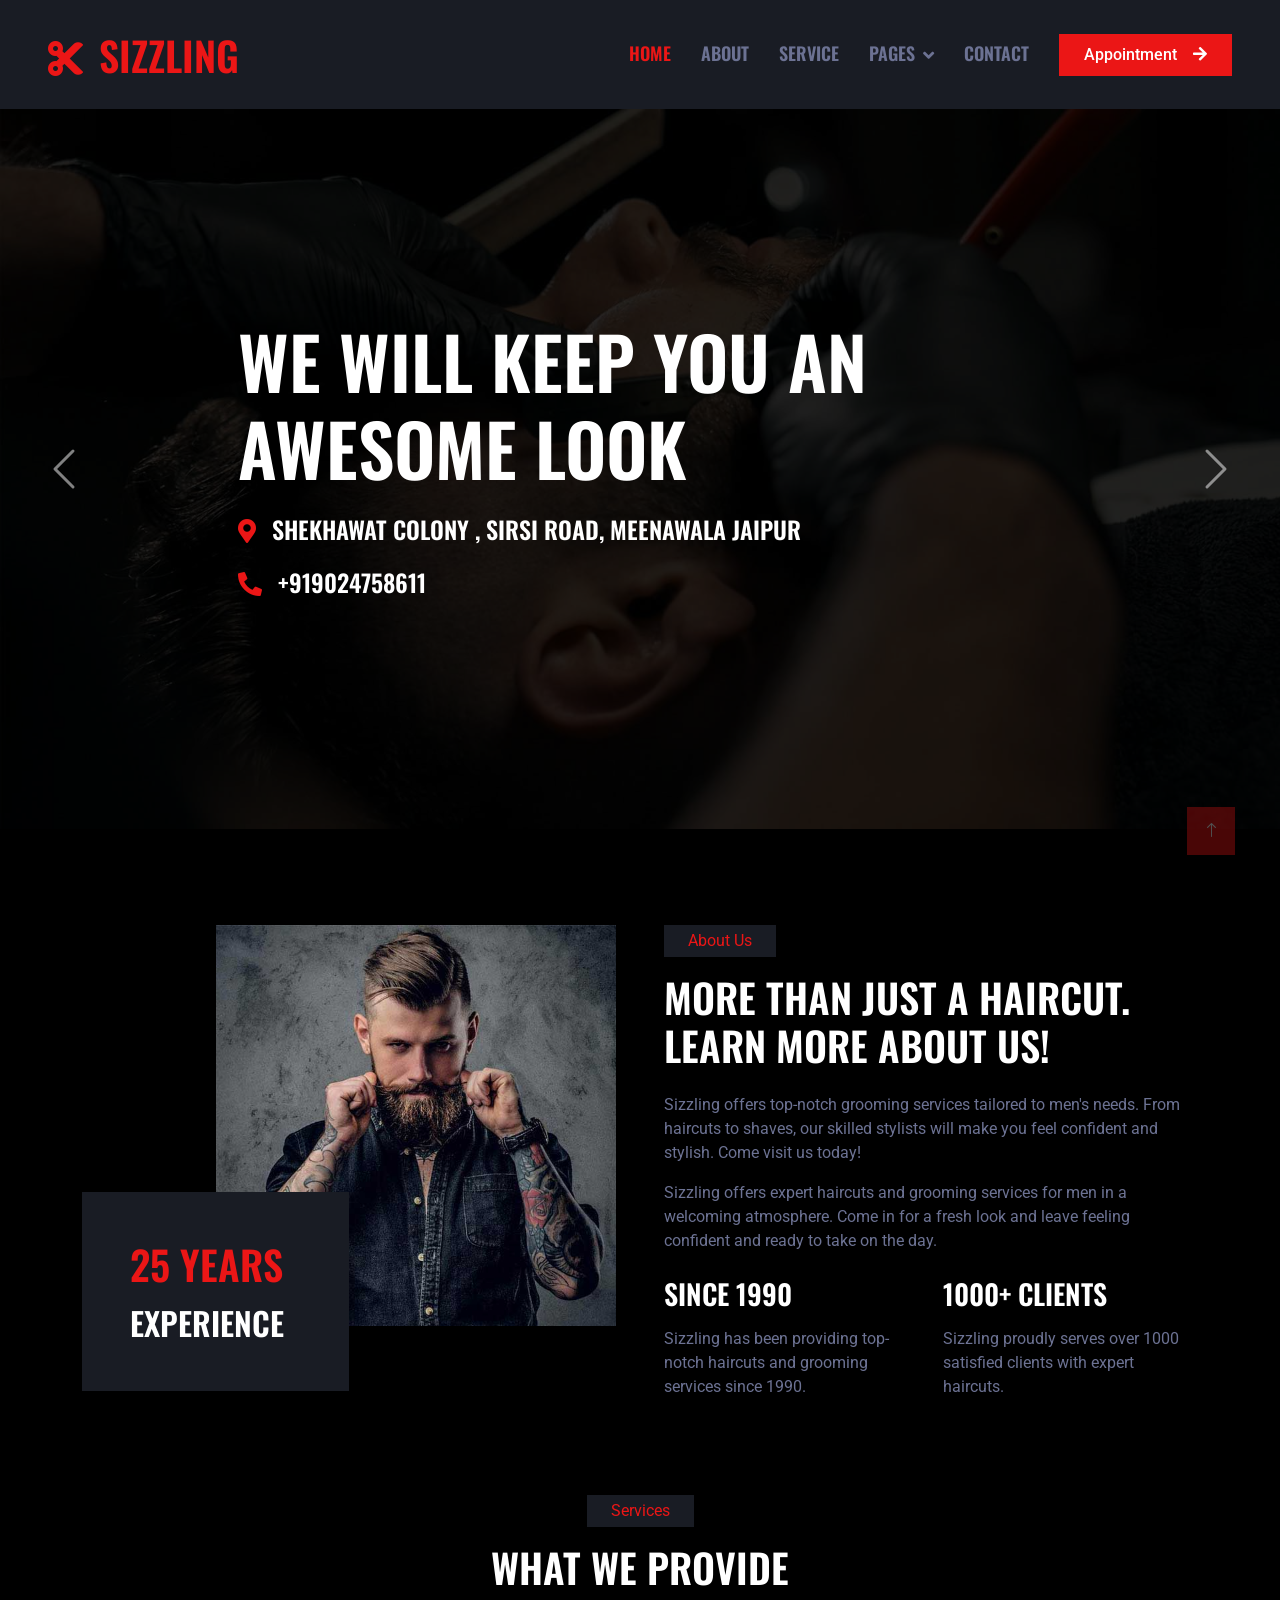
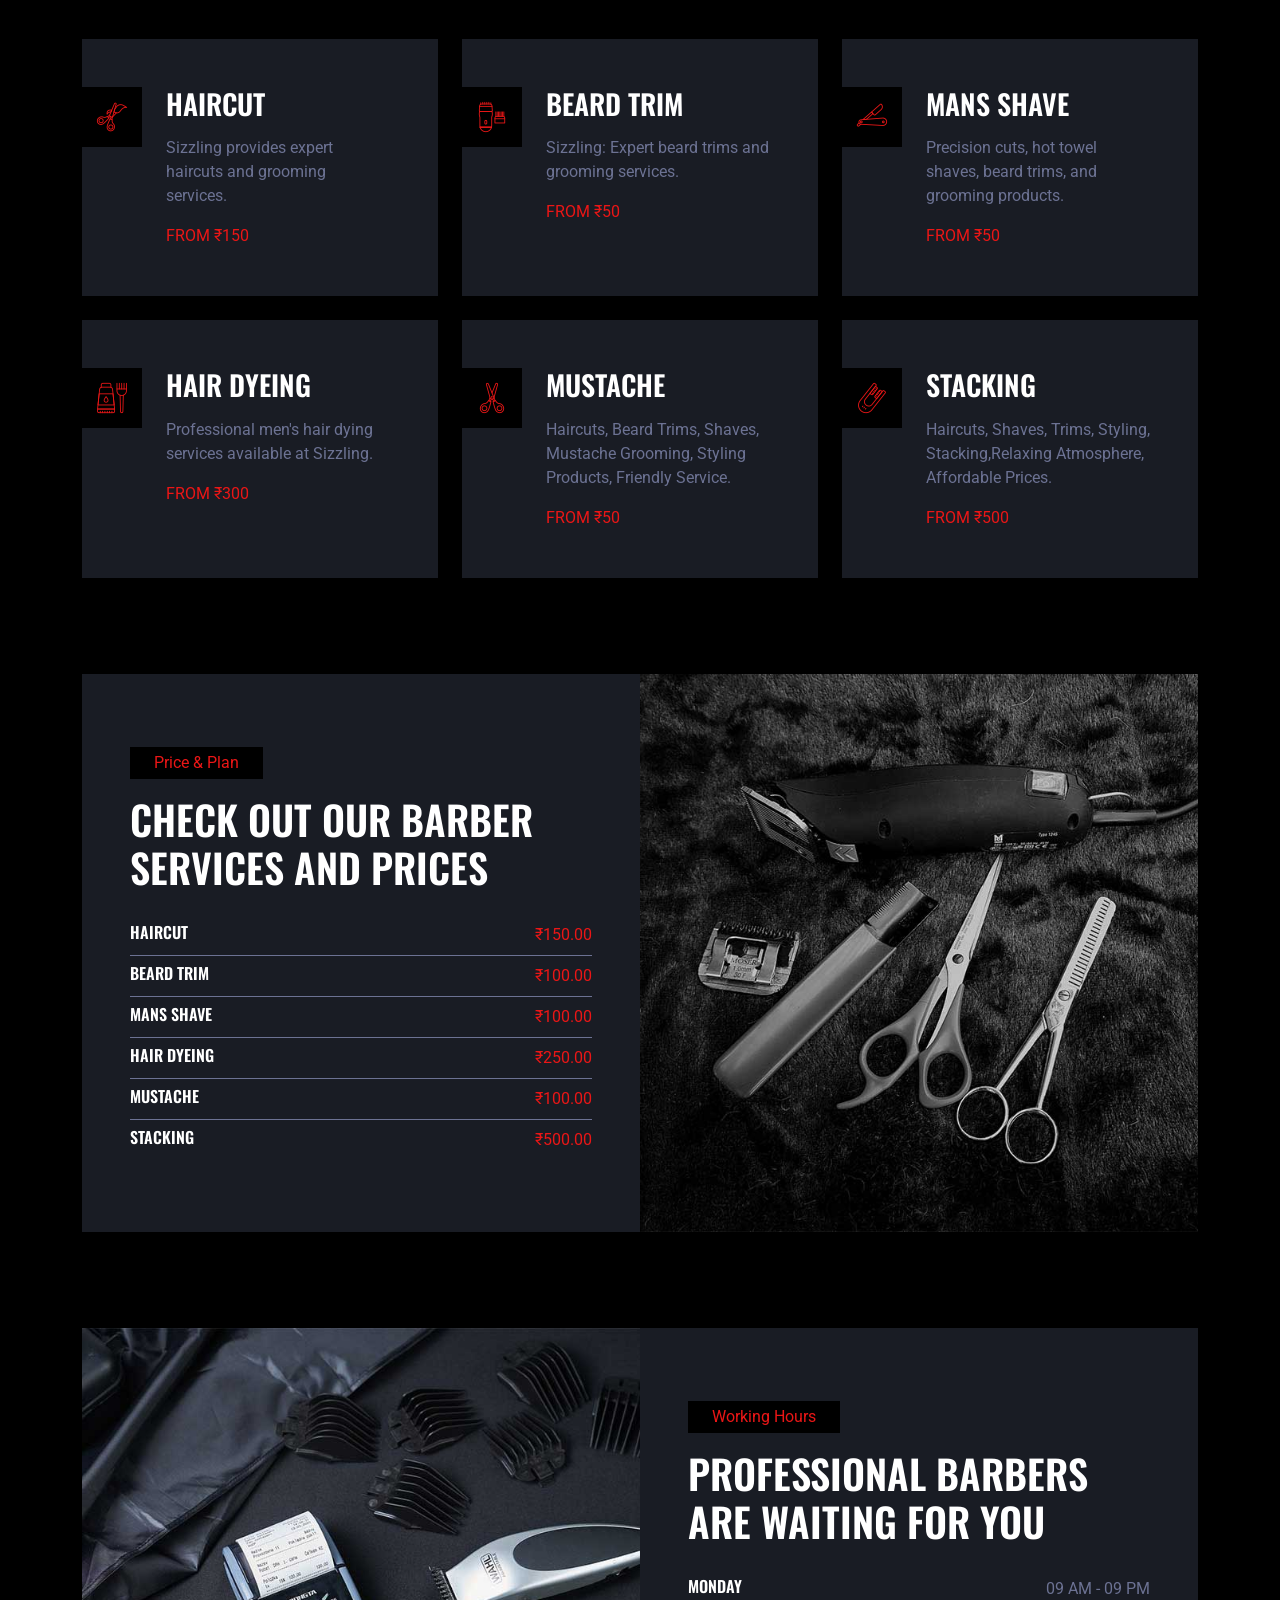
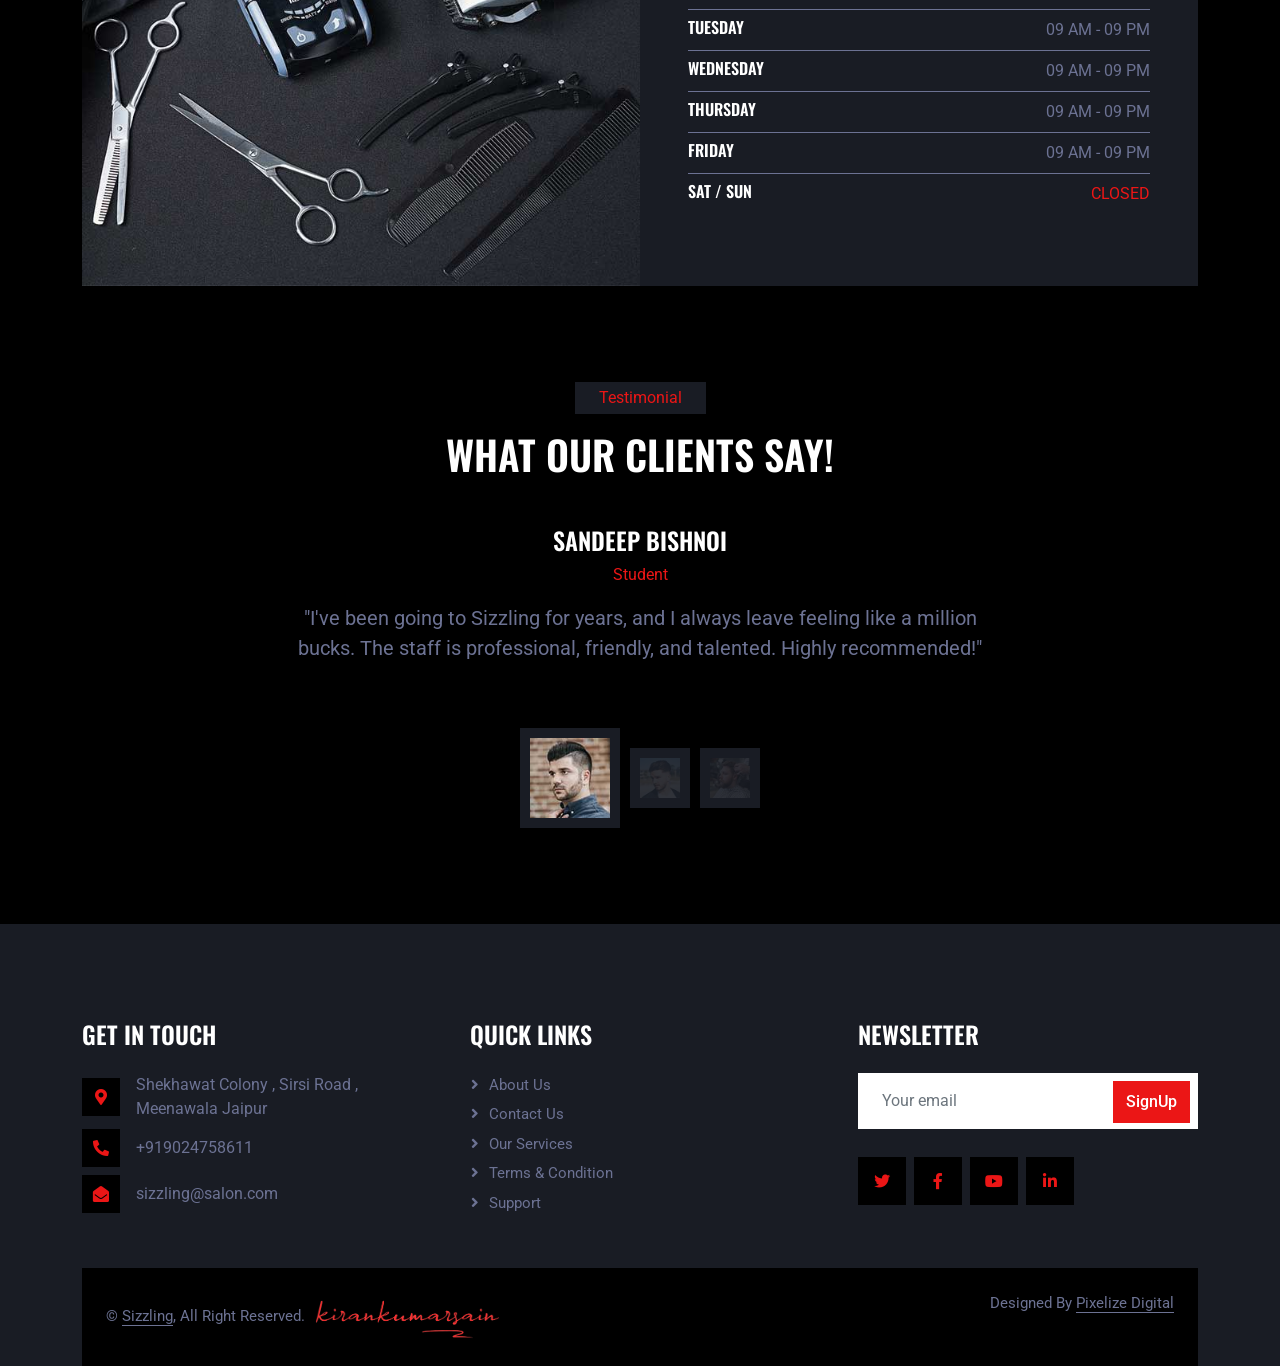
<file: index.html>
<!DOCTYPE html>
<html lang="en">

<head>
    <meta charset="utf-8">
    <title>Sizzling</title>
    <meta content="width=device-width, initial-scale=1.0" name="viewport">
    <meta content="" name="keywords">
    <meta content="" name="description">

    <!-- Favicon -->
    <link href="img/favicon.ico" rel="icon">

    <!-- Google Web Fonts -->
    <link rel="preconnect" href="https://fonts.googleapis.com">
    <link rel="preconnect" href="https://fonts.gstatic.com" crossorigin>
    <link href="https://fonts.googleapis.com/css2?family=Roboto:wght@400;500&family=Oswald:wght@600&display=swap" rel="stylesheet">

    <!-- Icon Font Stylesheet -->
    <link href="https://cdnjs.cloudflare.com/ajax/libs/font-awesome/5.10.0/css/all.min.css" rel="stylesheet">
    <link href="https://cdn.jsdelivr.net/npm/bootstrap-icons@1.4.1/font/bootstrap-icons.css" rel="stylesheet">

    <!-- Libraries Stylesheet -->
    <link href="lib/animate/animate.min.css" rel="stylesheet">
    <link href="lib/owlcarousel/assets/owl.carousel.min.css" rel="stylesheet">

    <!-- Bootstrap Stylesheet -->
    <link href="css/bootstrap.min.css" rel="stylesheet">

    <!-- Stylesheet -->
    <link href="css/style.css" rel="stylesheet">
</head>

<body>
    <!-- Spinner Start -->
    <div id="spinner" class="show bg-dark position-fixed translate-middle w-100 vh-100 top-50 start-50 d-flex align-items-center justify-content-center">
        <div class="spinner-grow text-primary" style="width: 3rem; height: 3rem;" role="status">
            <span class="sr-only">Loading...</span>
        </div>
    </div>
    <!-- Spinner End -->


    <!-- Navbar Start -->
    <nav class="navbar navbar-expand-lg bg-secondary navbar-dark sticky-top py-lg-0 px-lg-5 wow fadeIn" data-wow-delay="0.1s">
        <a href="index.html" class="navbar-brand ms-4 ms-lg-0">
            <h1 class="mb-0 text-primary text-uppercase"><i class="fa fa-cut me-3"></i>Sizzling</h1>
        </a>
        <button type="button" class="navbar-toggler me-4" data-bs-toggle="collapse" data-bs-target="#navbarCollapse">
            <span class="navbar-toggler-icon"></span>
        </button>
        <div class="collapse navbar-collapse" id="navbarCollapse">
            <div class="navbar-nav ms-auto p-4 p-lg-0">
                <a href="index.html" class="nav-item nav-link active">Home</a>
                <a href="about.html" class="nav-item nav-link">About</a>
                <a href="service.html" class="nav-item nav-link">Service</a>
                <div class="nav-item dropdown">
                    <a href="#" class="nav-link dropdown-toggle" data-bs-toggle="dropdown">Pages</a>
                    <div class="dropdown-menu m-0">
                        <a href="price.html" class="dropdown-item">Pricing Plan</a>
                        <a href="team.html" class="dropdown-item">Our Barber</a>
                        <a href="open.html" class="dropdown-item">Working Hours</a>
                        <a href="testimonial.html" class="dropdown-item">Testimonial</a>
                        <a href="404.html" class="dropdown-item">404 Page</a>
                    </div>
                </div>
                <a href="contact.html" class="nav-item nav-link">Contact</a>
            </div>
            <a href="https://wa.me/9024758611" class="btn btn-primary rounded-0 py-2 px-lg-4 d-none d-lg-block">Appointment<i class="fa fa-arrow-right ms-3"></i></a>
        </div>
    </nav>
    <!-- Navbar End -->


    <!-- Carousel Start -->
    <div class="container-fluid p-0 mb-5 wow fadeIn" data-wow-delay="0.1s">
        <div id="header-carousel" class="carousel slide" data-bs-ride="carousel">
            <div class="carousel-inner">
                <div class="carousel-item active">
                    <img class="w-100" src="img/carousel-1.jpg" alt="Image">
                    <div class="carousel-caption d-flex align-items-center justify-content-center text-start">
                        <div class="mx-sm-5 px-5" style="max-width: 900px;">
                            <h1 class="display-2 text-white text-uppercase mb-4 animated slideInDown">We Will Keep You An Awesome Look</h1>
                            <h4 class="text-white text-uppercase mb-4 animated slideInDown"><i class="fa fa-map-marker-alt text-primary me-3"></i>Shekhawat Colony , Sirsi Road, Meenawala Jaipur</h4>
                            <h4 class="text-white text-uppercase mb-4 animated slideInDown"><i class="fa fa-phone-alt text-primary me-3"></i>+919024758611</h4>
                        </div>
                    </div>
                </div>
                <div class="carousel-item">
                    <img class="w-100" src="img/carousel-2.jpg" alt="Image">
                    <div class="carousel-caption d-flex align-items-center justify-content-center text-start">
                        <div class="mx-sm-5 px-5" style="max-width: 900px;">
                            <h1 class="display-2 text-white text-uppercase mb-4 animated slideInDown">Luxury Haircut at Affordable Price</h1>
                            <h4 class="text-white text-uppercase mb-4 animated slideInDown"><i class="fa fa-map-marker-alt text-primary me-3"></i>Shekhawat Colony , Sirsi Road, Meenawala Jaipur</h4>
                            <h4 class="text-white text-uppercase mb-4 animated slideInDown"><i class="fa fa-phone-alt text-primary me-3"></i>+919024758611</h4>
                        </div>
                    </div>
                </div>
            </div>
            <button class="carousel-control-prev" type="button" data-bs-target="#header-carousel"
                data-bs-slide="prev">
                <span class="carousel-control-prev-icon" aria-hidden="true"></span>
                <span class="visually-hidden">Previous</span>
            </button>
            <button class="carousel-control-next" type="button" data-bs-target="#header-carousel"
                data-bs-slide="next">
                <span class="carousel-control-next-icon" aria-hidden="true"></span>
                <span class="visually-hidden">Next</span>
            </button>
        </div>
    </div>
    <!-- Carousel End -->


    <!-- About Start -->
    <div class="container-xxl py-5">
        <div class="container">
            <div class="row g-5">
                <div class="col-lg-6 wow fadeIn" data-wow-delay="0.1s">
                    <div class="d-flex flex-column">
                        <img class="img-fluid w-75 align-self-end" src="img/about.jpg" alt="">
                        <div class="w-50 bg-secondary p-5" style="margin-top: -25%;">
                            <h1 class="text-uppercase text-primary mb-3">25 Years</h1>
                            <h2 class="text-uppercase mb-0">Experience</h2>
                        </div>
                    </div>
                </div>
                <div class="col-lg-6 wow fadeIn" data-wow-delay="0.5s">
                    <p class="d-inline-block bg-secondary text-primary py-1 px-4">About Us</p>
                    <h1 class="text-uppercase mb-4">More Than Just A Haircut. Learn More About Us!</h1>
                    <p>Sizzling offers top-notch grooming services tailored to men's needs. From haircuts to shaves, our skilled stylists will make you feel confident and stylish. Come visit us today!</p>
                    <p class="mb-4">Sizzling offers expert haircuts and grooming services for men in a welcoming atmosphere. Come in for a fresh look and leave feeling confident and ready to take on the day.</p>
                    <div class="row g-4">
                        <div class="col-md-6">
                            <h3 class="text-uppercase mb-3">Since 1990</h3>
                            <p class="mb-0">Sizzling has been providing top-notch haircuts and grooming services since 1990.</p>
                        </div>
                        <div class="col-md-6">
                            <h3 class="text-uppercase mb-3">1000+ clients</h3>
                            <p class="mb-0">Sizzling proudly serves over 1000 satisfied clients with expert haircuts.</p>
                            
                        </div>
                    </div>
                </div>
            </div>
        </div>
    </div>
    <!-- About End -->


    <!-- Service Start -->
    <div class="container-xxl py-5">
        <div class="container">
            <div class="text-center mx-auto mb-5 wow fadeInUp" data-wow-delay="0.1s" style="max-width: 600px;">
                <p class="d-inline-block bg-secondary text-primary py-1 px-4">Services</p>
                <h1 class="text-uppercase">What We Provide</h1>
            </div>
            <div class="row g-4">
                <div class="col-lg-4 col-md-6 wow fadeInUp" data-wow-delay="0.1s">
                    <div class="service-item position-relative overflow-hidden bg-secondary d-flex h-100 p-5 ps-0">
                        <div class="bg-dark d-flex flex-shrink-0 align-items-center justify-content-center" style="width: 60px; height: 60px;">
                            <img class="img-fluid" src="img/haircut.png" alt="">
                        </div>
                        <div class="ps-4">
                            <h3 class="text-uppercase mb-3">Haircut</h3>
                            <p>Sizzling provides expert haircuts and grooming services.</p>
                            <span class="text-uppercase text-primary">From ₹150</span>
                        </div>
                        <a class="btn btn-square" href=""><i class="fa fa-plus text-primary"></i></a>
                    </div>
                </div>
                <div class="col-lg-4 col-md-6 wow fadeInUp" data-wow-delay="0.3s">
                    <div class="service-item position-relative overflow-hidden bg-secondary d-flex h-100 p-5 ps-0">
                        <div class="bg-dark d-flex flex-shrink-0 align-items-center justify-content-center" style="width: 60px; height: 60px;">
                            <img class="img-fluid" src="img/beard-trim.png" alt="">
                        </div>
                        <div class="ps-4">
                            <h3 class="text-uppercase mb-3">Beard Trim</h3>
                            <p>Sizzling: Expert beard trims and grooming services.</p>
                            <span class="text-uppercase text-primary">From ₹50</span>
                        </div>
                        <a class="btn btn-square" href=""><i class="fa fa-plus text-primary"></i></a>
                    </div>
                </div>
                <div class="col-lg-4 col-md-6 wow fadeInUp" data-wow-delay="0.5s">
                    <div class="service-item position-relative overflow-hidden bg-secondary d-flex h-100 p-5 ps-0">
                        <div class="bg-dark d-flex flex-shrink-0 align-items-center justify-content-center" style="width: 60px; height: 60px;">
                            <img class="img-fluid" src="img/mans-shave.png" alt="">
                        </div>
                        <div class="ps-4">
                            <h3 class="text-uppercase mb-3">Mans Shave</h3>
                            <p>Precision cuts, hot towel shaves, beard trims, and grooming products.</p>
                            <span class="text-uppercase text-primary">From ₹50</span>
                        </div>
                        <a class="btn btn-square" href=""><i class="fa fa-plus text-primary"></i></a>
                    </div>
                </div>
                <div class="col-lg-4 col-md-6 wow fadeInUp" data-wow-delay="0.1s">
                    <div class="service-item position-relative overflow-hidden bg-secondary d-flex h-100 p-5 ps-0">
                        <div class="bg-dark d-flex flex-shrink-0 align-items-center justify-content-center" style="width: 60px; height: 60px;">
                            <img class="img-fluid" src="img/hair-dyeing.png" alt="">
                        </div>
                        <div class="ps-4">
                            <h3 class="text-uppercase mb-3">Hair Dyeing</h3>
                            <p>Professional men's hair dying services available at Sizzling.</p>
                            <span class="text-uppercase text-primary">From ₹300</span>
                        </div>
                        <a class="btn btn-square" href=""><i class="fa fa-plus text-primary"></i></a>
                    </div>
                </div>
                <div class="col-lg-4 col-md-6 wow fadeInUp" data-wow-delay="0.3s">
                    <div class="service-item position-relative overflow-hidden bg-secondary d-flex h-100 p-5 ps-0">
                        <div class="bg-dark d-flex flex-shrink-0 align-items-center justify-content-center" style="width: 60px; height: 60px;">
                            <img class="img-fluid" src="img/mustache.png" alt="">
                        </div>
                        <div class="ps-4">
                            <h3 class="text-uppercase mb-3">Mustache</h3>
                            <p>Haircuts, Beard Trims, Shaves, Mustache Grooming, Styling Products, Friendly Service.</p>
                            <span class="text-uppercase text-primary">From ₹50</span>
                        </div>
                        <a class="btn btn-square" href=""><i class="fa fa-plus text-primary"></i></a>
                    </div>
                </div>
                <div class="col-lg-4 col-md-6 wow fadeInUp" data-wow-delay="0.5s">
                    <div class="service-item position-relative overflow-hidden bg-secondary d-flex h-100 p-5 ps-0">
                        <div class="bg-dark d-flex flex-shrink-0 align-items-center justify-content-center" style="width: 60px; height: 60px;">
                            <img class="img-fluid" src="img/stacking.png" alt="">
                        </div>
                        <div class="ps-4">
                            <h3 class="text-uppercase mb-3">Stacking</h3>
                            <p>Haircuts, Shaves, Trims, Styling, Stacking,Relaxing Atmosphere, Affordable Prices.</p>
                            <span class="text-uppercase text-primary">From ₹500</span>
                        </div>
                        <a class="btn btn-square" href=""><i class="fa fa-plus text-primary"></i></a>
                    </div>
                </div>
            </div>
        </div>
    </div>
    <!-- Service End -->


    <!-- Price Start -->
    <div class="container-xxl py-5">
        <div class="container">
            <div class="row g-0">
                <div class="col-lg-6 wow fadeIn" data-wow-delay="0.1s">
                    <div class="bg-secondary h-100 d-flex flex-column justify-content-center p-5">
                        <p class="d-inline-flex bg-dark text-primary py-1 px-4 me-auto">Price & Plan</p>
                        <h1 class="text-uppercase mb-4">Check Out Our Barber Services And Prices</h1>
                        <div>
                            <div class="d-flex justify-content-between border-bottom py-2">
                                <h6 class="text-uppercase mb-0">Haircut</h6>
                                <span class="text-uppercase text-primary">₹150.00</span>
                            </div>
                            <div class="d-flex justify-content-between border-bottom py-2">
                                <h6 class="text-uppercase mb-0">Beard Trim</h6>
                                <span class="text-uppercase text-primary">₹100.00</span>
                            </div>
                            <div class="d-flex justify-content-between border-bottom py-2">
                                <h6 class="text-uppercase mb-0">Mans Shave</h6>
                                <span class="text-uppercase text-primary">₹100.00</span>
                            </div>
                            <div class="d-flex justify-content-between border-bottom py-2">
                                <h6 class="text-uppercase mb-0">Hair Dyeing</h6>
                                <span class="text-uppercase text-primary">₹250.00</span>
                            </div>
                            <div class="d-flex justify-content-between border-bottom py-2">
                                <h6 class="text-uppercase mb-0">Mustache</h6>
                                <span class="text-uppercase text-primary">₹100.00</span>
                            </div>
                            <div class="d-flex justify-content-between py-2">
                                <h6 class="text-uppercase mb-0">Stacking</h6>
                                <span class="text-uppercase text-primary">₹500.00</span>
                                
                            </div>
                        </div>
                    </div>
                </div>
                <div class="col-lg-6 wow fadeIn" data-wow-delay="0.5s">
                    <div class="h-100">
                        <img class="img-fluid h-100" src="img/price.jpg" alt="">
                    </div>
                </div>
            </div>
        </div>
    </div>
    <!-- Price End -->


    

    <!-- Working Hours Start -->
    <div class="container-xxl py-5">
        <div class="container">
            <div class="row g-0">
                <div class="col-lg-6 wow fadeIn" data-wow-delay="0.1s">
                    <div class="h-100">
                        <img class="img-fluid h-100" src="img/open.jpg" alt="">
                    </div>
                </div>
                <div class="col-lg-6 wow fadeIn" data-wow-delay="0.5s">
                    <div class="bg-secondary h-100 d-flex flex-column justify-content-center p-5">
                        <p class="d-inline-flex bg-dark text-primary py-1 px-4 me-auto">Working Hours</p>
                        <h1 class="text-uppercase mb-4">Professional Barbers Are Waiting For You</h1>
                        <div>
                            <div class="d-flex justify-content-between border-bottom py-2">
                                <h6 class="text-uppercase mb-0">Monday</h6>
                                <span class="text-uppercase">09 AM - 09 PM</span>
                            </div>
                            <div class="d-flex justify-content-between border-bottom py-2">
                                <h6 class="text-uppercase mb-0">Tuesday</h6>
                                <span class="text-uppercase">09 AM - 09 PM</span>
                            </div>
                            <div class="d-flex justify-content-between border-bottom py-2">
                                <h6 class="text-uppercase mb-0">Wednesday</h6>
                                <span class="text-uppercase">09 AM - 09 PM</span>
                            </div>
                            <div class="d-flex justify-content-between border-bottom py-2">
                                <h6 class="text-uppercase mb-0">Thursday</h6>
                                <span class="text-uppercase">09 AM - 09 PM</span>
                            </div>
                            <div class="d-flex justify-content-between border-bottom py-2">
                                <h6 class="text-uppercase mb-0">Friday</h6>
                                <span class="text-uppercase">09 AM - 09 PM</span>
                            </div>
                            <div class="d-flex justify-content-between py-2">
                                <h6 class="text-uppercase mb-0">Sat / Sun</h6>
                                <span class="text-uppercase text-primary">Closed</span>
                            </div>
                        </div>
                    </div>
                </div>
            </div>
        </div>
    </div>
    <!-- Working Hours End -->


    <!-- Testimonial Start -->
    <div class="container-xxl py-5">
        <div class="container">
            <div class="text-center mx-auto mb-5 wow fadeInUp" data-wow-delay="0.1s" style="max-width: 600px;">
                <p class="d-inline-block bg-secondary text-primary py-1 px-4">Testimonial</p>
                <h1 class="text-uppercase">What Our Clients Say!</h1>
            </div>
            <div class="owl-carousel testimonial-carousel wow fadeInUp" data-wow-delay="0.1s">
                <div class="testimonial-item text-center" data-dot="<img class='img-fluid' src='img/testimonial-1.jpg' alt=''>">
                    <h4 class="text-uppercase">Sandeep Bishnoi</h4>
                    <p class="text-primary">Student</p>
                    <span class="fs-5">"I've been going to Sizzling for years, and I always leave feeling like a million bucks. The staff is professional, friendly, and talented. Highly recommended!"</span>
                </div>
                <div class="testimonial-item text-center" data-dot="<img class='img-fluid' src='img/testimonial-2.jpg' alt=''>">
                    <h4 class="text-uppercase">Mayank Paliwal</h4>
                    <p class="text-primary">Student</p>
                    <span class="fs-5">"As someone who is very particular about their hair, I can confidently say that Sizzling is the best in town. They take the time to understand your needs and deliver exceptional results every time."</span>
                </div>
                <div class="testimonial-item text-center" data-dot="<img class='img-fluid' src='img/testimonial-3.jpg' alt=''>">
                    <h4 class="text-uppercase">Aman Kumar</h4>
                    <p class="text-primary">Student</p>
                    <span class="fs-5">"If you're looking for a top-notch haircut, Sizzling is the place to go. The atmosphere is welcoming, the prices are reasonable, and the stylists are skilled and experienced. Don't hesitate to book an appointment!"</span>
                </div>
            </div>      
        </div>
    </div>
    <!-- Testimonial End -->


    <!-- Footer Start -->
    <div class="container-fluid bg-secondary text-light footer mt-5 pt-5 wow fadeIn" data-wow-delay="0.1s">
        <div class="container py-5">
            <div class="row g-5">
                <div class="col-lg-4 col-md-6">
                    <h4 class="text-uppercase mb-4">Get In Touch</h4>
                    <div class="d-flex align-items-center mb-2">
                        <div class="btn-square bg-dark flex-shrink-0 me-3">
                            <span class="fa fa-map-marker-alt text-primary"></span>
                        </div>
                        <span>Shekhawat Colony , Sirsi Road , Meenawala Jaipur</span>
                    </div>
                    <div class="d-flex align-items-center mb-2">
                        <div class="btn-square bg-dark flex-shrink-0 me-3">
                            <span class="fa fa-phone-alt text-primary"></span>
                        </div>
                        <span>+919024758611</span>
                    </div>
                    <div class="d-flex align-items-center">
                        <div class="btn-square bg-dark flex-shrink-0 me-3">
                            <span class="fa fa-envelope-open text-primary"></span>
                        </div>
                        <span>sizzling@salon.com</span>
                    </div>
                </div>
                <div class="col-lg-4 col-md-6">
                    <h4 class="text-uppercase mb-4">Quick Links</h4>
                    <a class="btn btn-link" href="">About Us</a>
                    <a class="btn btn-link" href="">Contact Us</a>
                    <a class="btn btn-link" href="">Our Services</a>
                    <a class="btn btn-link" href="">Terms & Condition</a>
                    <a class="btn btn-link" href="">Support</a>
                </div>
                <div class="col-lg-4 col-md-6">
                    <h4 class="text-uppercase mb-4">Newsletter</h4>
                    <div class="position-relative mb-4">
                        <input class="form-control border-0 w-100 py-3 ps-4 pe-5" type="text" placeholder="Your email">
                        <button type="button" class="btn btn-primary py-2 position-absolute top-0 end-0 mt-2 me-2">SignUp</button>
                    </div>
                    <div class="d-flex pt-1 m-n1">
                        <a class="btn btn-lg-square btn-dark text-primary m-1" href=""><i class="fab fa-twitter"></i></a>
                        <a class="btn btn-lg-square btn-dark text-primary m-1" href=""><i class="fab fa-facebook-f"></i></a>
                        <a class="btn btn-lg-square btn-dark text-primary m-1" href=""><i class="fab fa-youtube"></i></a>
                        <a class="btn btn-lg-square btn-dark text-primary m-1" href=""><i class="fab fa-linkedin-in"></i></a>
                    </div>
                </div>
            </div>
        </div>
        <div class="container">
            <div class="copyright">
                <div class="row">
                    <div class="col-md-6 text-center text-md-start mb-3 mb-md-0">
                        &copy; <a class="border-bottom" href="#">Sizzling</a>, All Right Reserved.<img src="img/sign.png" alt="A beautiful image" width="200" height="50">


                    </div>
                    <div class="col-md-6 text-center text-md-end">
                        <!--/*** This website is free as long as you keep the footer author’s credit link/attribution link/backlink. If you'd like to use the  without the footer author’s credit link/attribution link/backlink. Thank you for your support. ***/-->
                        Designed By <a class="border-bottom" href="">Pixelize Digital </a>
                    </div>
                </div>
            </div>
        </div>
    </div>
    <!-- Footer End -->


    <!-- Back to Top -->
    <a href="#" class="btn btn-primary btn-lg-square back-to-top"><i class="bi bi-arrow-up"></i></a>


    <!-- JavaScript Libraries -->
    <script src="https://code.jquery.com/jquery-3.4.1.min.js"></script>
    <script src="https://cdn.jsdelivr.net/npm/bootstrap@5.0.0/dist/js/bootstrap.bundle.min.js"></script>
    <script src="lib/wow/wow.min.js"></script>
    <script src="lib/easing/easing.min.js"></script>
    <script src="lib/waypoints/waypoints.min.js"></script>
    <script src="lib/owlcarousel/owl.carousel.min.js"></script>

    <!--  Javascript -->
    <script src="js/main.js"></script>
</body>

</html>
</file>
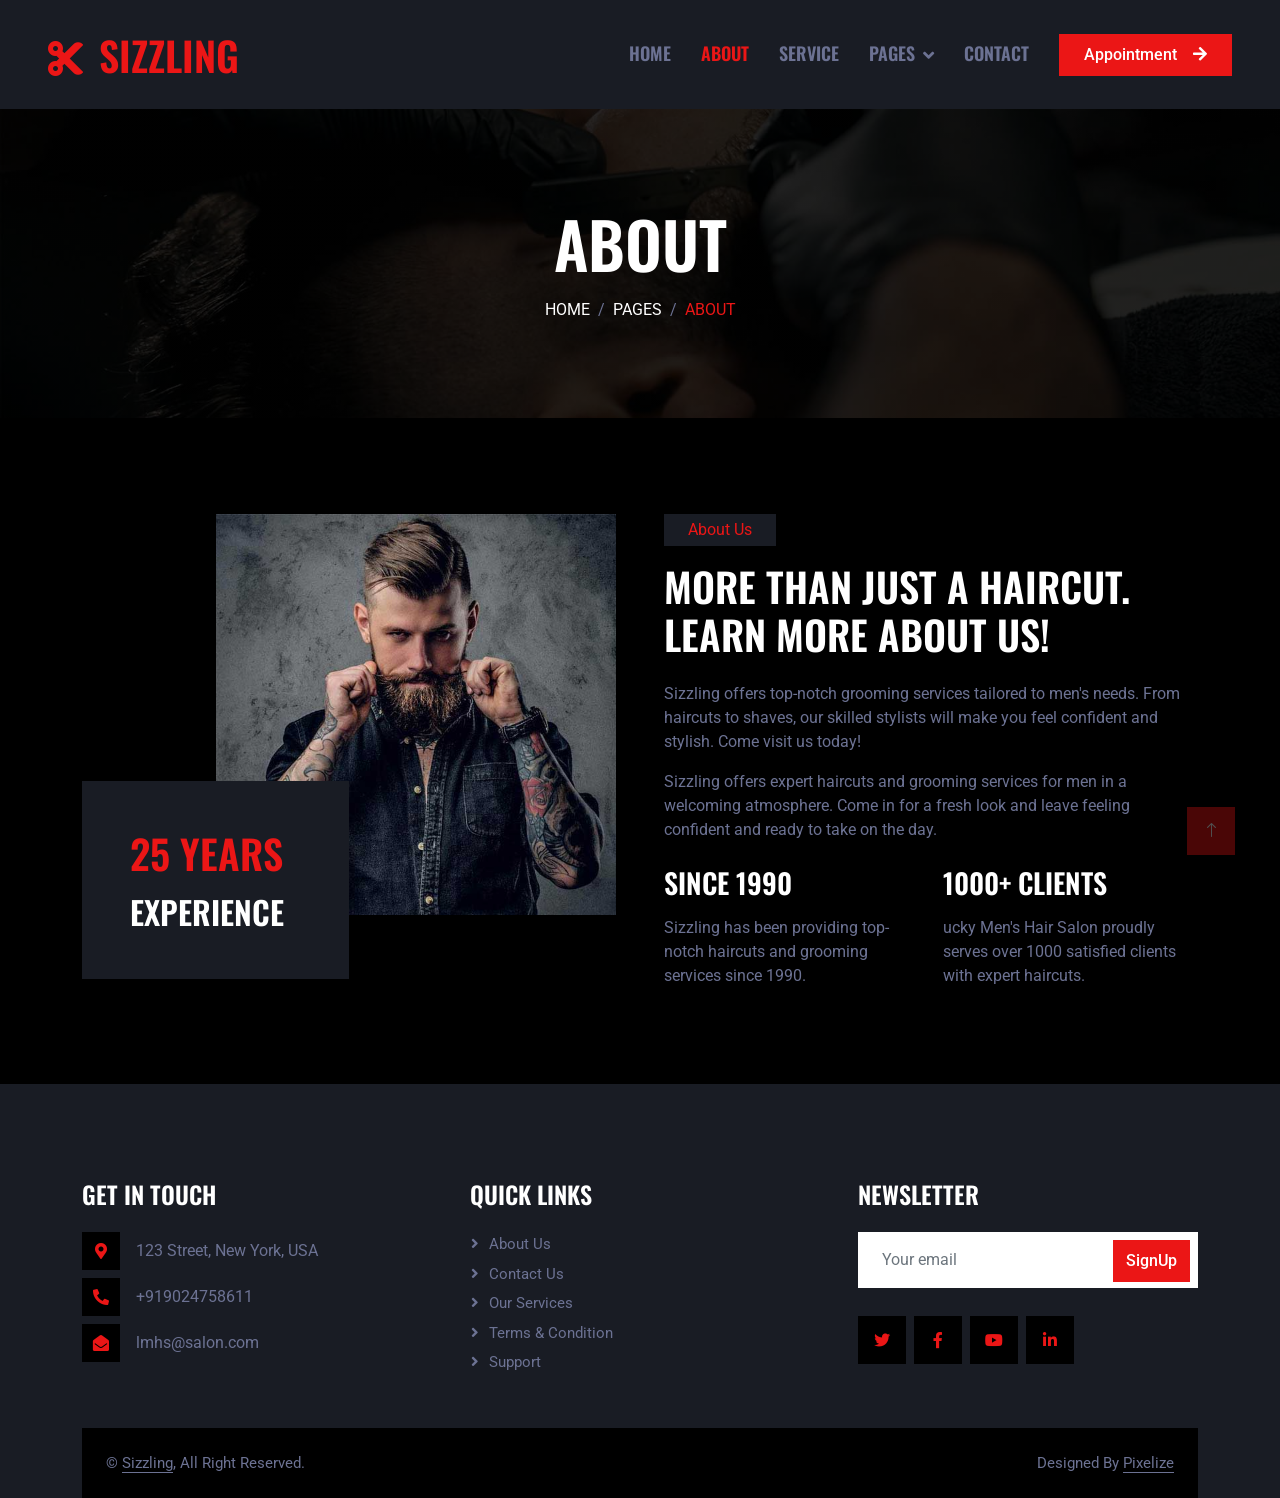
<file: about.html>
<!DOCTYPE html>
<html lang="en">

<head>
    <meta charset="utf-8">
    <title>Sizzling</title>
    <meta content="width=device-width, initial-scale=1.0" name="viewport">
    <meta content="" name="keywords">
    <meta content="" name="description">

    <!-- Favicon -->
    <link href="img/favicon.ico" rel="icon">

    <!-- Google Web Fonts -->
    <link rel="preconnect" href="https://fonts.googleapis.com">
    <link rel="preconnect" href="https://fonts.gstatic.com" crossorigin>
    <link href="https://fonts.googleapis.com/css2?family=Roboto:wght@400;500&family=Oswald:wght@600&display=swap" rel="stylesheet">

    <!-- Icon Font Stylesheet -->
    <link href="https://cdnjs.cloudflare.com/ajax/libs/font-awesome/5.10.0/css/all.min.css" rel="stylesheet">
    <link href="https://cdn.jsdelivr.net/npm/bootstrap-icons@1.4.1/font/bootstrap-icons.css" rel="stylesheet">

    <!-- Libraries Stylesheet -->
    <link href="lib/animate/animate.min.css" rel="stylesheet">
    <link href="lib/owlcarousel/assets/owl.carousel.min.css" rel="stylesheet">

    <!-- Customized Bootstrap Stylesheet -->
    <link href="css/bootstrap.min.css" rel="stylesheet">

    <!-- Template Stylesheet -->
    <link href="css/style.css" rel="stylesheet">
</head>

<body>
    <!-- Spinner Start -->
    <div id="spinner" class="show bg-dark position-fixed translate-middle w-100 vh-100 top-50 start-50 d-flex align-items-center justify-content-center">
        <div class="spinner-grow text-primary" style="width: 3rem; height: 3rem;" role="status">
            <span class="sr-only">Loading...</span>
        </div>
    </div>
    <!-- Spinner End -->


    <!-- Navbar Start -->
    <nav class="navbar navbar-expand-lg bg-secondary navbar-dark sticky-top py-lg-0 px-lg-5 wow fadeIn" data-wow-delay="0.1s">
        <a href="index.html" class="navbar-brand ms-4 ms-lg-0">
            <h1 class="mb-0 text-primary text-uppercase"><i class="fa fa-cut me-3"></i>Sizzling</h1>
        </a>
        <button type="button" class="navbar-toggler me-4" data-bs-toggle="collapse" data-bs-target="#navbarCollapse">
            <span class="navbar-toggler-icon"></span>
        </button>
        <div class="collapse navbar-collapse" id="navbarCollapse">
            <div class="navbar-nav ms-auto p-4 p-lg-0">
                <a href="index.html" class="nav-item nav-link">Home</a>
                <a href="about.html" class="nav-item nav-link active">About</a>
                <a href="service.html" class="nav-item nav-link">Service</a>
                <div class="nav-item dropdown">
                    <a href="#" class="nav-link dropdown-toggle" data-bs-toggle="dropdown">Pages</a>
                    <div class="dropdown-menu m-0">
                        <a href="price.html" class="dropdown-item">Pricing Plan</a>
                        <a href="team.html" class="dropdown-item">Our Barber</a>
                        <a href="open.html" class="dropdown-item">Working Hours</a>
                        <a href="testimonial.html" class="dropdown-item">Testimonial</a>
                        <a href="404.html" class="dropdown-item">404 Page</a>
                    </div>
                </div>
                <a href="contact.html" class="nav-item nav-link">Contact</a>
            </div>
            <a href="https://wa.me/9024758611" class="btn btn-primary rounded-0 py-2 px-lg-4 d-none d-lg-block">Appointment<i class="fa fa-arrow-right ms-3"></i></a>
        </div>
    </nav>
    <!-- Navbar End -->


    <!-- Page Header Start -->
    <div class="container-fluid page-header py-5 mb-5 wow fadeIn" data-wow-delay="0.1s">
        <div class="container text-center py-5">
            <h1 class="display-3 text-white text-uppercase mb-3 animated slideInDown">About</h1>
            <nav aria-label="breadcrumb animated slideInDown">
                <ol class="breadcrumb justify-content-center text-uppercase mb-0">
                    <li class="breadcrumb-item"><a class="text-white" href="#">Home</a></li>
                    <li class="breadcrumb-item"><a class="text-white" href="#">Pages</a></li>
                    <li class="breadcrumb-item text-primary active" aria-current="page">About</li>
                </ol>
            </nav>
        </div>
    </div>
    <!-- Page Header End -->


    <!-- About Start -->
    <div class="container-xxl py-5">
        <div class="container">
            <div class="row g-5">
                <div class="col-lg-6 wow fadeIn" data-wow-delay="0.1s">
                    <div class="d-flex flex-column">
                        <img class="img-fluid w-75 align-self-end" src="img/about.jpg" alt="">
                        <div class="w-50 bg-secondary p-5" style="margin-top: -25%;">
                            <h1 class="text-uppercase text-primary mb-3">25 Years</h1>
                            <h2 class="text-uppercase mb-0">Experience</h2>
                        </div>
                    </div>
                </div>
                <div class="col-lg-6 wow fadeIn" data-wow-delay="0.5s">
                    <p class="d-inline-block bg-secondary text-primary py-1 px-4">About Us</p>
                    <h1 class="text-uppercase mb-4">More Than Just A Haircut. Learn More About Us!</h1>
                    <p>Sizzling offers top-notch grooming services tailored to men's needs. From haircuts to shaves, our skilled stylists will make you feel confident and stylish. Come visit us today!</p>
                    <p class="mb-4">Sizzling offers expert haircuts and grooming services for men in a welcoming atmosphere. Come in for a fresh look and leave feeling confident and ready to take on the day.</p>
                    <div class="row g-4">
                        <div class="col-md-6">
                            <h3 class="text-uppercase mb-3">Since 1990</h3>
                            <p class="mb-0">Sizzling has been providing top-notch haircuts and grooming services since 1990.</p>
                        </div>
                        <div class="col-md-6">
                            <h3 class="text-uppercase mb-3">1000+ clients</h3>
                            <p class="mb-0">ucky Men's Hair Salon proudly serves over 1000 satisfied clients with expert haircuts.</p>
                        </div>
                    </div>
                </div>
            </div>
        </div>
    </div>
    <!-- About End -->


   
    <!-- Footer Start -->
    <div class="container-fluid bg-secondary text-light footer mt-5 pt-5 wow fadeIn" data-wow-delay="0.1s">
        <div class="container py-5">
            <div class="row g-5">
                <div class="col-lg-4 col-md-6">
                    <h4 class="text-uppercase mb-4">Get In Touch</h4>
                    <div class="d-flex align-items-center mb-2">
                        <div class="btn-square bg-dark flex-shrink-0 me-3">
                            <span class="fa fa-map-marker-alt text-primary"></span>
                        </div>
                        <span>123 Street, New York, USA</span>
                    </div>
                    <div class="d-flex align-items-center mb-2">
                        <div class="btn-square bg-dark flex-shrink-0 me-3">
                            <span class="fa fa-phone-alt text-primary"></span>
                        </div>
                        <span>+919024758611</span>
                    </div>
                    <div class="d-flex align-items-center">
                        <div class="btn-square bg-dark flex-shrink-0 me-3">
                            <span class="fa fa-envelope-open text-primary"></span>
                        </div>
                        <span>lmhs@salon.com</span>
                    </div>
                </div>
                <div class="col-lg-4 col-md-6">
                    <h4 class="text-uppercase mb-4">Quick Links</h4>
                    <a class="btn btn-link" href="">About Us</a>
                    <a class="btn btn-link" href="">Contact Us</a>
                    <a class="btn btn-link" href="">Our Services</a>
                    <a class="btn btn-link" href="">Terms & Condition</a>
                    <a class="btn btn-link" href="">Support</a>
                </div>
                <div class="col-lg-4 col-md-6">
                    <h4 class="text-uppercase mb-4">Newsletter</h4>
                    <div class="position-relative mb-4">
                        <input class="form-control border-0 w-100 py-3 ps-4 pe-5" type="text" placeholder="Your email">
                        <button type="button" class="btn btn-primary py-2 position-absolute top-0 end-0 mt-2 me-2">SignUp</button>
                    </div>
                    <div class="d-flex pt-1 m-n1">
                        <a class="btn btn-lg-square btn-dark text-primary m-1" href=""><i class="fab fa-twitter"></i></a>
                        <a class="btn btn-lg-square btn-dark text-primary m-1" href=""><i class="fab fa-facebook-f"></i></a>
                        <a class="btn btn-lg-square btn-dark text-primary m-1" href=""><i class="fab fa-youtube"></i></a>
                        <a class="btn btn-lg-square btn-dark text-primary m-1" href=""><i class="fab fa-linkedin-in"></i></a>
                    </div>
                </div>
            </div>
        </div>
        <div class="container">
            <div class="copyright">
                <div class="row">
                    <div class="col-md-6 text-center text-md-start mb-3 mb-md-0">
                        &copy; <a class="border-bottom" href="#">Sizzling</a>, All Right Reserved.
                    </div>
                    <div class="col-md-6 text-center text-md-end">
                        Designed By <a class="border-bottom" href="">Pixelize</a>
                    </div>
                </div>
            </div>
        </div>
    </div>
    <!-- Footer End -->


    <!-- Back to Top -->
    <a href="#" class="btn btn-primary btn-lg-square back-to-top"><i class="bi bi-arrow-up"></i></a>


    <!-- JavaScript Libraries -->
    <script src="https://code.jquery.com/jquery-3.4.1.min.js"></script>
    <script src="https://cdn.jsdelivr.net/npm/bootstrap@5.0.0/dist/js/bootstrap.bundle.min.js"></script>
    <script src="lib/wow/wow.min.js"></script>
    <script src="lib/easing/easing.min.js"></script>
    <script src="lib/waypoints/waypoints.min.js"></script>
    <script src="lib/owlcarousel/owl.carousel.min.js"></script>

    <!--  Javascript -->
    <script src="js/main.js"></script>
</body>

</html>
</file>
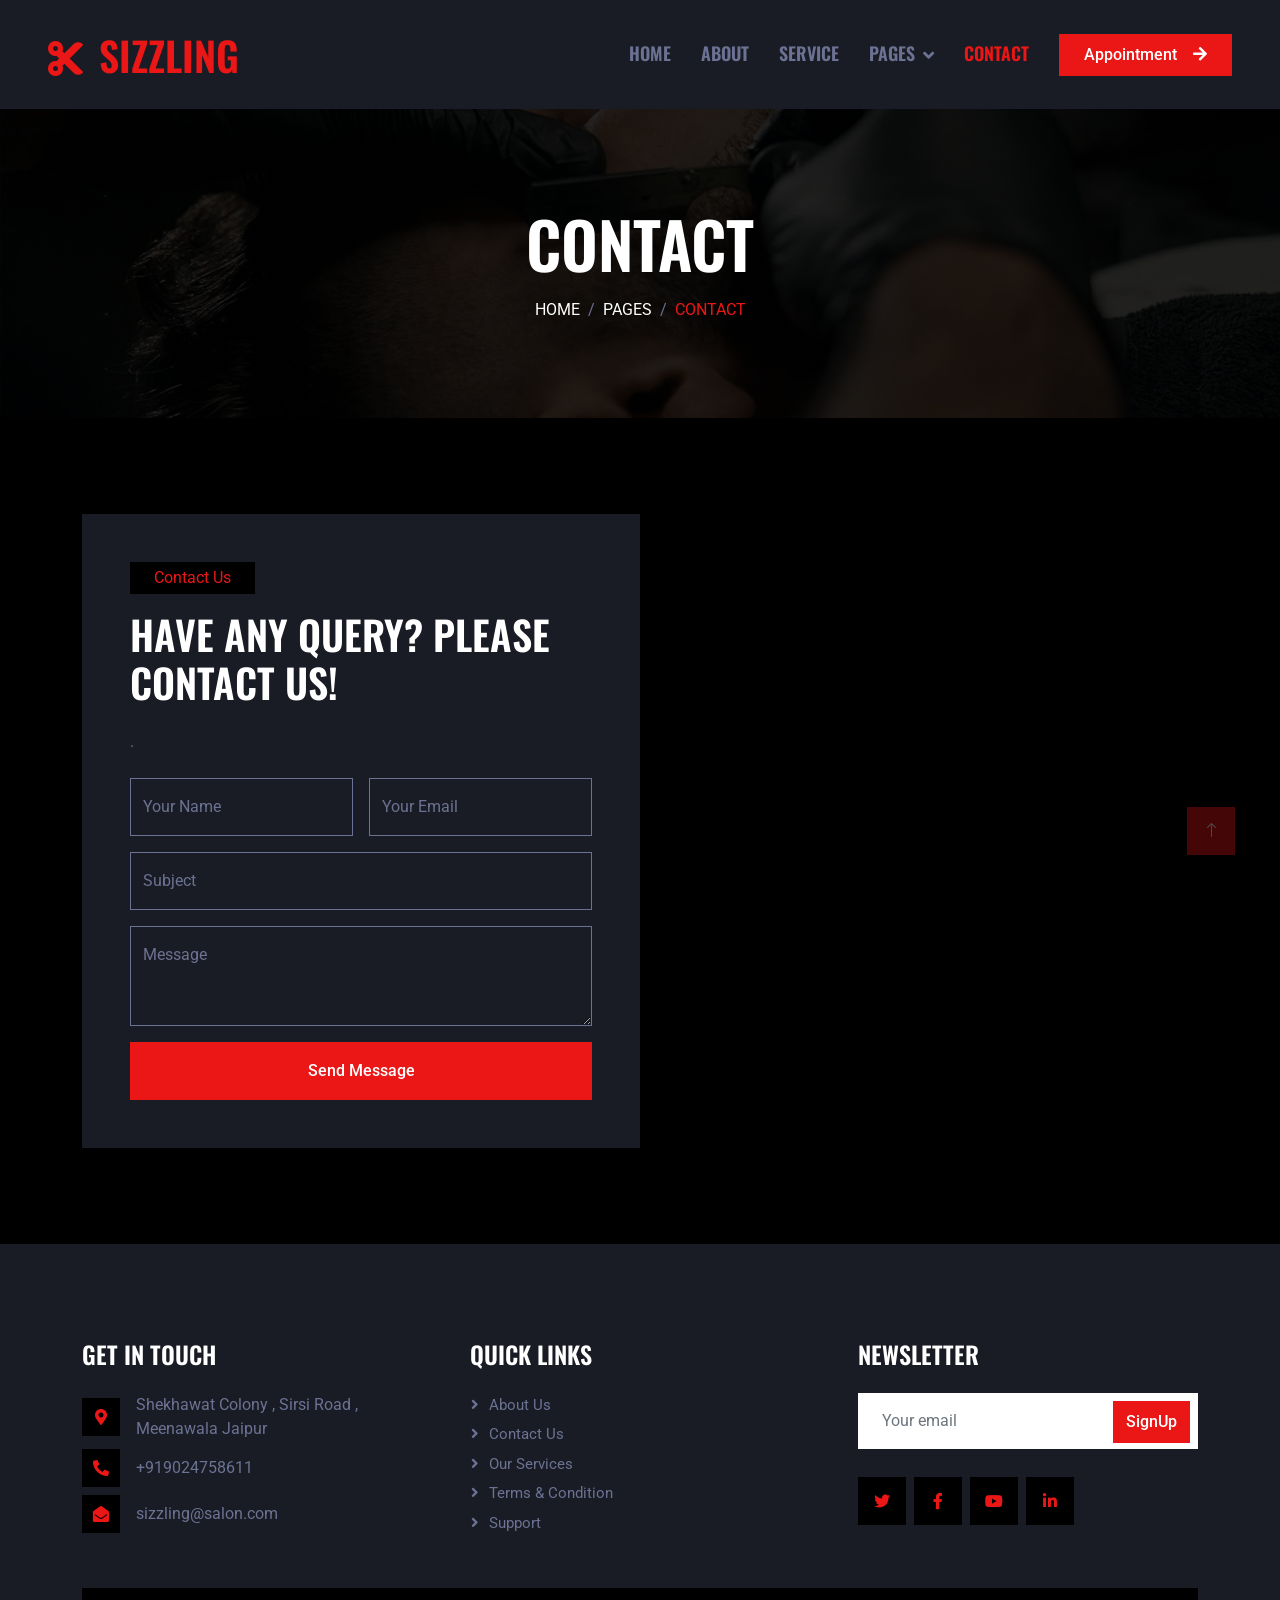
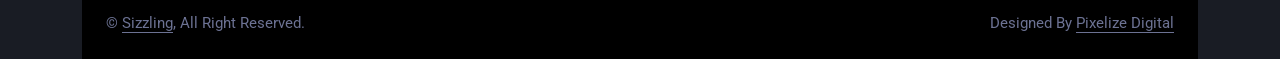
<file: contact.html>
<!DOCTYPE html>
<html lang="en">

<head>
    <meta charset="utf-8">
    <title>Sizzling</title>
    <meta content="width=device-width, initial-scale=1.0" name="viewport">
    <meta content="" name="keywords">
    <meta content="" name="description">

    <!-- Favicon -->
    <link href="img/favicon.ico" rel="icon">

    <!-- Google Web Fonts -->
    <link rel="preconnect" href="https://fonts.googleapis.com">
    <link rel="preconnect" href="https://fonts.gstatic.com" crossorigin>
    <link href="https://fonts.googleapis.com/css2?family=Roboto:wght@400;500&family=Oswald:wght@600&display=swap" rel="stylesheet">

    <!-- Icon Font Stylesheet -->
    <link href="https://cdnjs.cloudflare.com/ajax/libs/font-awesome/5.10.0/css/all.min.css" rel="stylesheet">
    <link href="https://cdn.jsdelivr.net/npm/bootstrap-icons@1.4.1/font/bootstrap-icons.css" rel="stylesheet">

    <!-- Libraries Stylesheet -->
    <link href="lib/animate/animate.min.css" rel="stylesheet">
    <link href="lib/owlcarousel/assets/owl.carousel.min.css" rel="stylesheet">

    <!-- Customized Bootstrap Stylesheet -->
    <link href="css/bootstrap.min.css" rel="stylesheet">

    <!-- Template Stylesheet -->
    <link href="css/style.css" rel="stylesheet">
</head>

<body>
    <!-- Spinner Start -->
    <div id="spinner" class="show bg-dark position-fixed translate-middle w-100 vh-100 top-50 start-50 d-flex align-items-center justify-content-center">
        <div class="spinner-grow text-primary" style="width: 3rem; height: 3rem;" role="status">
            <span class="sr-only">Loading...</span>
        </div>
    </div>
    <!-- Spinner End -->


    <!-- Navbar Start -->
    <nav class="navbar navbar-expand-lg bg-secondary navbar-dark sticky-top py-lg-0 px-lg-5 wow fadeIn" data-wow-delay="0.1s">
        <a href="index.html" class="navbar-brand ms-4 ms-lg-0">
            <h1 class="mb-0 text-primary text-uppercase"><i class="fa fa-cut me-3"></i>Sizzling</h1>
        </a>
        <button type="button" class="navbar-toggler me-4" data-bs-toggle="collapse" data-bs-target="#navbarCollapse">
            <span class="navbar-toggler-icon"></span>
        </button>
        <div class="collapse navbar-collapse" id="navbarCollapse">
            <div class="navbar-nav ms-auto p-4 p-lg-0">
                <a href="index.html" class="nav-item nav-link">Home</a>
                <a href="about.html" class="nav-item nav-link">About</a>
                <a href="service.html" class="nav-item nav-link">Service</a>
                <div class="nav-item dropdown">
                    <a href="#" class="nav-link dropdown-toggle" data-bs-toggle="dropdown">Pages</a>
                    <div class="dropdown-menu m-0">
                        <a href="price.html" class="dropdown-item">Pricing Plan</a>
                        <a href="team.html" class="dropdown-item"></a>
                        <a href="open.html" class="dropdown-item">Working Hours</a>
                        <a href="testimonial.html" class="dropdown-item">Testimonial</a>
                        <a href="404.html" class="dropdown-item"></a>
                    </div>
                </div>
                <a href="contact.html" class="nav-item nav-link active">Contact</a>
            </div>
            <a href="" class="btn btn-primary rounded-0 py-2 px-lg-4 d-none d-lg-block">Appointment<i class="fa fa-arrow-right ms-3"></i></a>
        </div>
    </nav>
    <!-- Navbar End -->


    <!-- Page Header Start -->
    <div class="container-fluid page-header py-5 mb-5 wow fadeIn" data-wow-delay="0.1s">
        <div class="container text-center py-5">
            <h1 class="display-3 text-white text-uppercase mb-3 animated slideInDown">Contact</h1>
            <nav aria-label="breadcrumb animated slideInDown">
                <ol class="breadcrumb justify-content-center text-uppercase mb-0">
                    <li class="breadcrumb-item"><a class="text-white" href="#">Home</a></li>
                    <li class="breadcrumb-item"><a class="text-white" href="#">Pages</a></li>
                    <li class="breadcrumb-item text-primary active" aria-current="page">Contact</li>
                </ol>
            </nav>
        </div>
    </div>
    <!-- Page Header End -->


    <!-- Contact Start -->
    <div class="container-xxl py-5">
        <div class="container">
            <div class="row g-0">
                <div class="col-lg-6 wow fadeIn" data-wow-delay="0.1s">
                    <div class="bg-secondary p-5">
                        <p class="d-inline-block bg-dark text-primary py-1 px-4">Contact Us</p>
                        <h1 class="text-uppercase mb-4">Have Any Query? Please Contact Us!</h1>
                        <p class="mb-4"> <a href="https://htmlcodex.com/contact-form"></a>.</p>
                        <form>
                            <div class="row g-3">
                                <div class="col-md-6">
                                    <div class="form-floating">
                                        <input type="text" class="form-control bg-transparent" id="name" placeholder="Your Name">
                                        <label for="name">Your Name</label>
                                    </div>
                                </div>
                                <div class="col-md-6">
                                    <div class="form-floating">
                                        <input type="email" class="form-control bg-transparent" id="email" placeholder="Your Email">
                                        <label for="email">Your Email</label>
                                    </div>
                                </div>
                                <div class="col-12">
                                    <div class="form-floating">
                                        <input type="text" class="form-control bg-transparent" id="subject" placeholder="Subject">
                                        <label for="subject">Subject</label>
                                    </div>
                                </div>
                                <div class="col-12">
                                    <div class="form-floating">
                                        <textarea class="form-control bg-transparent" placeholder="Leave a message here" id="message" style="height: 100px"></textarea>
                                        <label for="message">Message</label>
                                    </div>
                                </div>
                                <div class="col-12">
                                    <button class="btn btn-primary w-100 py-3" type="submit">Send Message</button>
                                </div>
                            </div>
                        </form>
                    </div>
                </div>
                <div class="col-lg-6 wow fadeIn" data-wow-delay="0.5s">
                    <div class="h-100" style="min-height: 400px;">
                        <iframe class="google-map w-100 h-100"
                        src=""
                        frameborder="0" allowfullscreen="" aria-hidden="false" tabindex="0" style="filter: grayscale(100%) invert(92%) contrast(83%); border: 0;"></iframe>
                    </div>
                </div>
            </div>
        </div>
    </div>
    <!-- Contact End -->

 <!-- Footer Start -->
 <div class="container-fluid bg-secondary text-light footer mt-5 pt-5 wow fadeIn" data-wow-delay="0.1s">
    <div class="container py-5">
        <div class="row g-5">
            <div class="col-lg-4 col-md-6">
                <h4 class="text-uppercase mb-4">Get In Touch</h4>
                <div class="d-flex align-items-center mb-2">
                    <div class="btn-square bg-dark flex-shrink-0 me-3">
                        <span class="fa fa-map-marker-alt text-primary"></span>
                    </div>
                    <span>Shekhawat Colony , Sirsi Road , Meenawala Jaipur</span>
                </div>
                <div class="d-flex align-items-center mb-2">
                    <div class="btn-square bg-dark flex-shrink-0 me-3">
                        <span class="fa fa-phone-alt text-primary"></span>
                    </div>
                    <span>+919024758611</span>
                </div>
                <div class="d-flex align-items-center">
                    <div class="btn-square bg-dark flex-shrink-0 me-3">
                        <span class="fa fa-envelope-open text-primary"></span>
                    </div>
                    <span>sizzling@salon.com</span>
                </div>
            </div>
            <div class="col-lg-4 col-md-6">
                <h4 class="text-uppercase mb-4">Quick Links</h4>
                <a class="btn btn-link" href="">About Us</a>
                <a class="btn btn-link" href="">Contact Us</a>
                <a class="btn btn-link" href="">Our Services</a>
                <a class="btn btn-link" href="">Terms & Condition</a>
                <a class="btn btn-link" href="">Support</a>
            </div>
            <div class="col-lg-4 col-md-6">
                <h4 class="text-uppercase mb-4">Newsletter</h4>
                <div class="position-relative mb-4">
                    <input class="form-control border-0 w-100 py-3 ps-4 pe-5" type="text" placeholder="Your email">
                    <button type="button" class="btn btn-primary py-2 position-absolute top-0 end-0 mt-2 me-2">SignUp</button>
                </div>
                <div class="d-flex pt-1 m-n1">
                    <a class="btn btn-lg-square btn-dark text-primary m-1" href=""><i class="fab fa-twitter"></i></a>
                    <a class="btn btn-lg-square btn-dark text-primary m-1" href=""><i class="fab fa-facebook-f"></i></a>
                    <a class="btn btn-lg-square btn-dark text-primary m-1" href=""><i class="fab fa-youtube"></i></a>
                    <a class="btn btn-lg-square btn-dark text-primary m-1" href=""><i class="fab fa-linkedin-in"></i></a>
                </div>
            </div>
        </div>
    </div>
    <div class="container">
        <div class="copyright">
            <div class="row">
                <div class="col-md-6 text-center text-md-start mb-3 mb-md-0">
                    &copy; <a class="border-bottom" href="#">Sizzling</a>, All Right Reserved.
                </div>
                <div class="col-md-6 text-center text-md-end">
                    <!--/*** This website is free as long as you keep the footer author’s credit link/attribution link/backlink. If you'd like to use the  without the footer author’s credit link/attribution link/backlink. Thank you for your support. ***/-->
                    Designed By <a class="border-bottom" href="">Pixelize Digital </a>
                </div>
            </div>
        </div>
    </div>
</div>
<!-- Footer End -->


<!-- Back to Top -->
<a href="#" class="btn btn-primary btn-lg-square back-to-top"><i class="bi bi-arrow-up"></i></a>


<!-- JavaScript Libraries -->
<script src="https://code.jquery.com/jquery-3.4.1.min.js"></script>
<script src="https://cdn.jsdelivr.net/npm/bootstrap@5.0.0/dist/js/bootstrap.bundle.min.js"></script>
<script src="lib/wow/wow.min.js"></script>
<script src="lib/easing/easing.min.js"></script>
<script src="lib/waypoints/waypoints.min.js"></script>
<script src="lib/owlcarousel/owl.carousel.min.js"></script>

<!--  Javascript -->
<script src="js/main.js"></script>
</body>

</html>
</file>
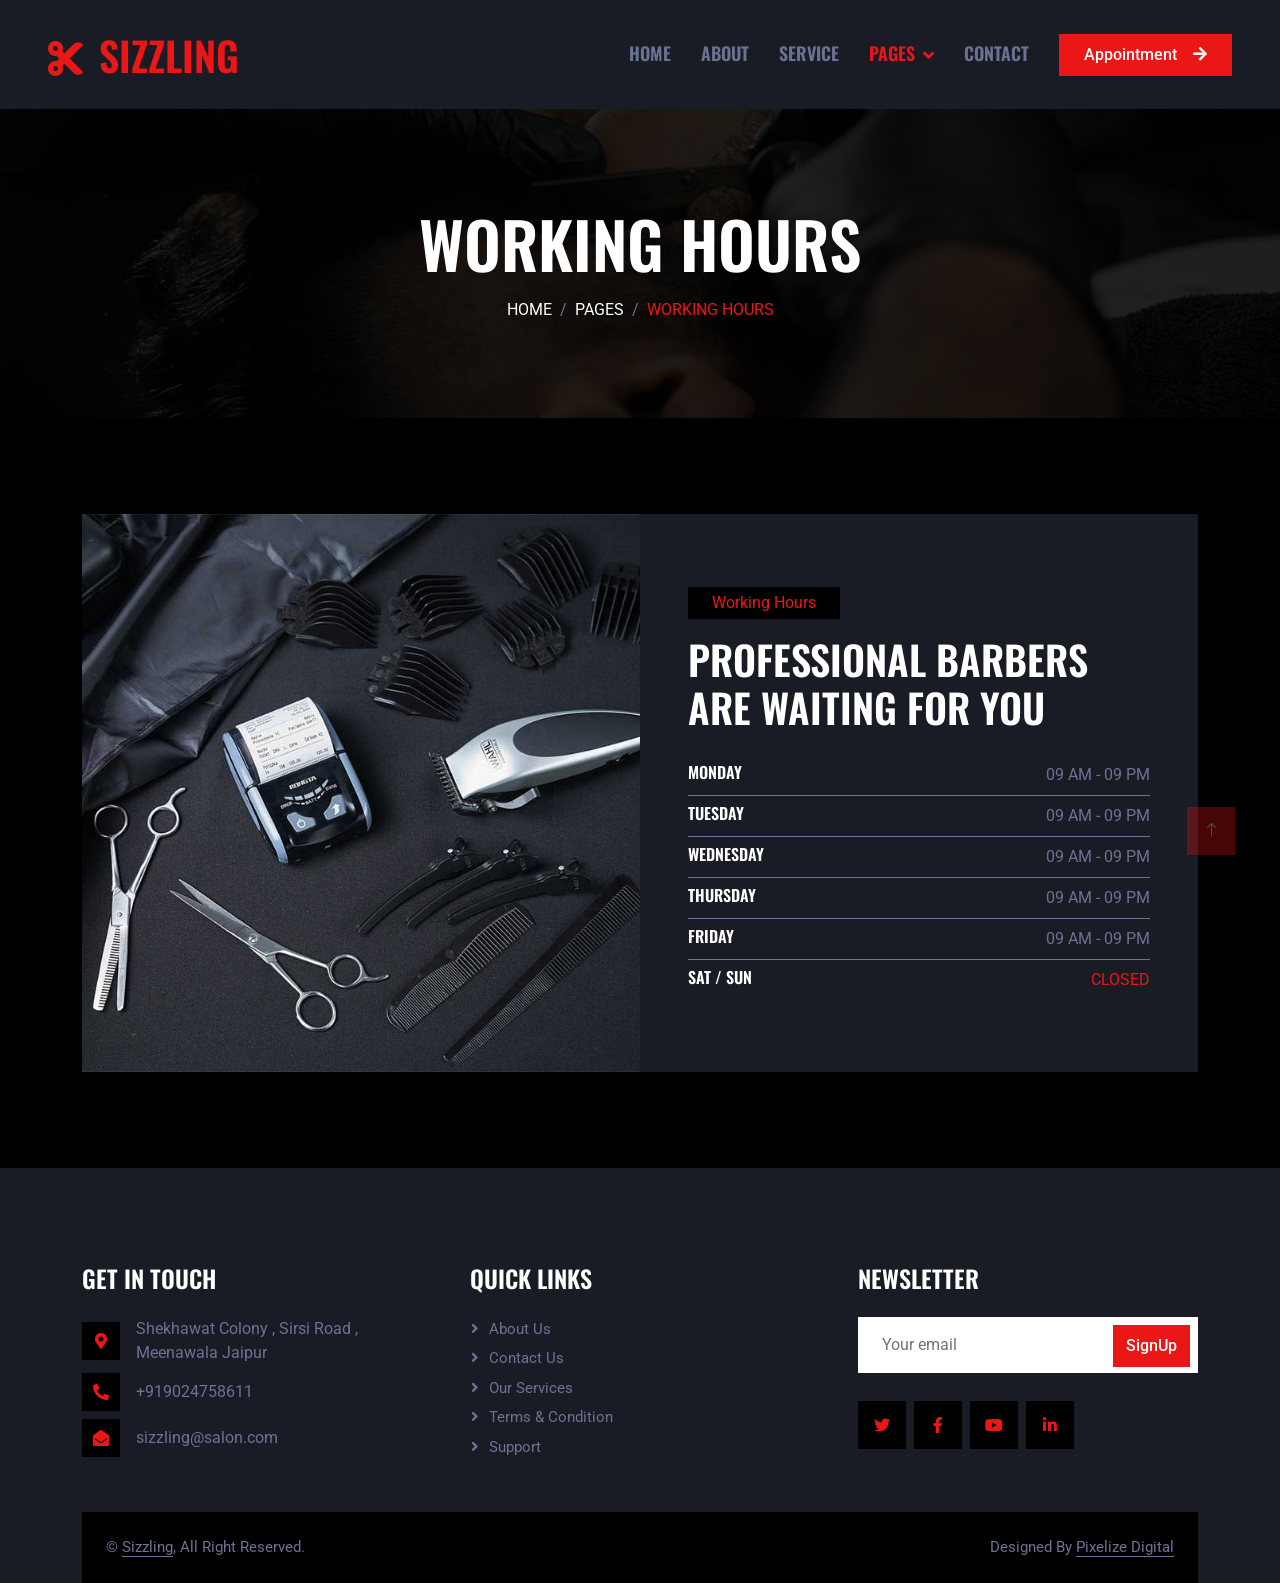
<file: open.html>
<!DOCTYPE html>
<html lang="en">

<head>
    <meta charset="utf-8">
    <title>Sizzling</title>
    <meta content="width=device-width, initial-scale=1.0" name="viewport">
    <meta content="" name="keywords">
    <meta content="" name="description">

    <!-- Favicon -->
    <link href="img/favicon.ico" rel="icon">

    <!-- Google Web Fonts -->
    <link rel="preconnect" href="https://fonts.googleapis.com">
    <link rel="preconnect" href="https://fonts.gstatic.com" crossorigin>
    <link href="https://fonts.googleapis.com/css2?family=Roboto:wght@400;500&family=Oswald:wght@600&display=swap" rel="stylesheet">

    <!-- Icon Font Stylesheet -->
    <link href="https://cdnjs.cloudflare.com/ajax/libs/font-awesome/5.10.0/css/all.min.css" rel="stylesheet">
    <link href="https://cdn.jsdelivr.net/npm/bootstrap-icons@1.4.1/font/bootstrap-icons.css" rel="stylesheet">

    <!-- Libraries Stylesheet -->
    <link href="lib/animate/animate.min.css" rel="stylesheet">
    <link href="lib/owlcarousel/assets/owl.carousel.min.css" rel="stylesheet">

    <!-- Customized Bootstrap Stylesheet -->
    <link href="css/bootstrap.min.css" rel="stylesheet">

    <!-- Template Stylesheet -->
    <link href="css/style.css" rel="stylesheet">
</head>

<body>
    <!-- Spinner Start -->
    <div id="spinner" class="show bg-dark position-fixed translate-middle w-100 vh-100 top-50 start-50 d-flex align-items-center justify-content-center">
        <div class="spinner-grow text-primary" style="width: 3rem; height: 3rem;" role="status">
            <span class="sr-only">Loading...</span>
        </div>
    </div>
    <!-- Spinner End -->


    <!-- Navbar Start -->
    <nav class="navbar navbar-expand-lg bg-secondary navbar-dark sticky-top py-lg-0 px-lg-5 wow fadeIn" data-wow-delay="0.1s">
        <a href="index.html" class="navbar-brand ms-4 ms-lg-0">
            <h1 class="mb-0 text-primary text-uppercase"><i class="fa fa-cut me-3"></i>Sizzling</h1>
        </a>
        <button type="button" class="navbar-toggler me-4" data-bs-toggle="collapse" data-bs-target="#navbarCollapse">
            <span class="navbar-toggler-icon"></span>
        </button>
        <div class="collapse navbar-collapse" id="navbarCollapse">
            <div class="navbar-nav ms-auto p-4 p-lg-0">
                <a href="index.html" class="nav-item nav-link">Home</a>
                <a href="about.html" class="nav-item nav-link">About</a>
                <a href="service.html" class="nav-item nav-link">Service</a>
                <div class="nav-item dropdown">
                    <a href="#" class="nav-link dropdown-toggle active" data-bs-toggle="dropdown">Pages</a>
                    <div class="dropdown-menu m-0">
                        <a href="price.html" class="dropdown-item">Pricing Plan</a>
                        <a href="team.html" class="dropdown-item"></a>
                        <a href="open.html" class="dropdown-item active">Working Hours</a>
                        <a href="testimonial.html" class="dropdown-item">Testimonial</a>
                        <a href="404.html" class="dropdown-item"></a>
                    </div>
                </div>
                <a href="contact.html" class="nav-item nav-link">Contact</a>
            </div>
            <a href="" class="btn btn-primary rounded-0 py-2 px-lg-4 d-none d-lg-block">Appointment<i class="fa fa-arrow-right ms-3"></i></a>
        </div>
    </nav>
    <!-- Navbar End -->


    <!-- Page Header Start -->
    <div class="container-fluid page-header py-5 mb-5 wow fadeIn" data-wow-delay="0.1s">
        <div class="container text-center py-5">
            <h1 class="display-3 text-white text-uppercase mb-3 animated slideInDown">Working Hours</h1>
            <nav aria-label="breadcrumb animated slideInDown">
                <ol class="breadcrumb justify-content-center text-uppercase mb-0">
                    <li class="breadcrumb-item"><a class="text-white" href="#">Home</a></li>
                    <li class="breadcrumb-item"><a class="text-white" href="#">Pages</a></li>
                    <li class="breadcrumb-item text-primary active" aria-current="page">Working Hours</li>
                </ol>
            </nav>
        </div>
    </div>
    <!-- Page Header End -->


    <!-- Working Hours Start -->
    <div class="container-xxl py-5">
        <div class="container">
            <div class="row g-0">
                <div class="col-lg-6 wow fadeIn" data-wow-delay="0.1s">
                    <div class="h-100">
                        <img class="img-fluid h-100" src="img/open.jpg" alt="">
                    </div>
                </div>
                <div class="col-lg-6 wow fadeIn" data-wow-delay="0.5s">
                    <div class="bg-secondary h-100 d-flex flex-column justify-content-center p-5">
                        <p class="d-inline-flex bg-dark text-primary py-1 px-4 me-auto">Working Hours</p>
                        <h1 class="text-uppercase mb-4">Professional Barbers Are Waiting For You</h1>
                        <div>
                            <div class="d-flex justify-content-between border-bottom py-2">
                                <h6 class="text-uppercase mb-0">Monday</h6>
                                <span class="text-uppercase">09 AM - 09 PM</span>
                            </div>
                            <div class="d-flex justify-content-between border-bottom py-2">
                                <h6 class="text-uppercase mb-0">Tuesday</h6>
                                <span class="text-uppercase">09 AM - 09 PM</span>
                            </div>
                            <div class="d-flex justify-content-between border-bottom py-2">
                                <h6 class="text-uppercase mb-0">Wednesday</h6>
                                <span class="text-uppercase">09 AM - 09 PM</span>
                            </div>
                            <div class="d-flex justify-content-between border-bottom py-2">
                                <h6 class="text-uppercase mb-0">Thursday</h6>
                                <span class="text-uppercase">09 AM - 09 PM</span>
                            </div>
                            <div class="d-flex justify-content-between border-bottom py-2">
                                <h6 class="text-uppercase mb-0">Friday</h6>
                                <span class="text-uppercase">09 AM - 09 PM</span>
                            </div>
                            <div class="d-flex justify-content-between py-2">
                                <h6 class="text-uppercase mb-0">Sat / Sun</h6>
                                <span class="text-uppercase text-primary">Closed</span>
                            </div>
                        </div>
                    </div>
                </div>
            </div>
        </div>
    </div>
    <!-- Working Hours End -->


     <!-- Footer Start -->
     <div class="container-fluid bg-secondary text-light footer mt-5 pt-5 wow fadeIn" data-wow-delay="0.1s">
        <div class="container py-5">
            <div class="row g-5">
                <div class="col-lg-4 col-md-6">
                    <h4 class="text-uppercase mb-4">Get In Touch</h4>
                    <div class="d-flex align-items-center mb-2">
                        <div class="btn-square bg-dark flex-shrink-0 me-3">
                            <span class="fa fa-map-marker-alt text-primary"></span>
                        </div>
                        <span>Shekhawat Colony , Sirsi Road , Meenawala Jaipur</span>
                    </div>
                    <div class="d-flex align-items-center mb-2">
                        <div class="btn-square bg-dark flex-shrink-0 me-3">
                            <span class="fa fa-phone-alt text-primary"></span>
                        </div>
                        <span>+919024758611</span>
                    </div>
                    <div class="d-flex align-items-center">
                        <div class="btn-square bg-dark flex-shrink-0 me-3">
                            <span class="fa fa-envelope-open text-primary"></span>
                        </div>
                        <span>sizzling@salon.com</span>
                    </div>
                </div>
                <div class="col-lg-4 col-md-6">
                    <h4 class="text-uppercase mb-4">Quick Links</h4>
                    <a class="btn btn-link" href="">About Us</a>
                    <a class="btn btn-link" href="">Contact Us</a>
                    <a class="btn btn-link" href="">Our Services</a>
                    <a class="btn btn-link" href="">Terms & Condition</a>
                    <a class="btn btn-link" href="">Support</a>
                </div>
                <div class="col-lg-4 col-md-6">
                    <h4 class="text-uppercase mb-4">Newsletter</h4>
                    <div class="position-relative mb-4">
                        <input class="form-control border-0 w-100 py-3 ps-4 pe-5" type="text" placeholder="Your email">
                        <button type="button" class="btn btn-primary py-2 position-absolute top-0 end-0 mt-2 me-2">SignUp</button>
                    </div>
                    <div class="d-flex pt-1 m-n1">
                        <a class="btn btn-lg-square btn-dark text-primary m-1" href=""><i class="fab fa-twitter"></i></a>
                        <a class="btn btn-lg-square btn-dark text-primary m-1" href=""><i class="fab fa-facebook-f"></i></a>
                        <a class="btn btn-lg-square btn-dark text-primary m-1" href=""><i class="fab fa-youtube"></i></a>
                        <a class="btn btn-lg-square btn-dark text-primary m-1" href=""><i class="fab fa-linkedin-in"></i></a>
                    </div>
                </div>
            </div>
        </div>
        <div class="container">
            <div class="copyright">
                <div class="row">
                    <div class="col-md-6 text-center text-md-start mb-3 mb-md-0">
                        &copy; <a class="border-bottom" href="#">Sizzling</a>, All Right Reserved.
                    </div>
                    <div class="col-md-6 text-center text-md-end">
                        <!--/*** This website is free as long as you keep the footer author’s credit link/attribution link/backlink. If you'd like to use the  without the footer author’s credit link/attribution link/backlink. Thank you for your support. ***/-->
                        Designed By <a class="border-bottom" href="">Pixelize Digital </a>
                    </div>
                </div>
            </div>
        </div>
    </div>
    <!-- Footer End -->


    <!-- Back to Top -->
    <a href="#" class="btn btn-primary btn-lg-square back-to-top"><i class="bi bi-arrow-up"></i></a>


    <!-- JavaScript Libraries -->
    <script src="https://code.jquery.com/jquery-3.4.1.min.js"></script>
    <script src="https://cdn.jsdelivr.net/npm/bootstrap@5.0.0/dist/js/bootstrap.bundle.min.js"></script>
    <script src="lib/wow/wow.min.js"></script>
    <script src="lib/easing/easing.min.js"></script>
    <script src="lib/waypoints/waypoints.min.js"></script>
    <script src="lib/owlcarousel/owl.carousel.min.js"></script>

    <!--  Javascript -->
    <script src="js/main.js"></script>
</body>

</html>
</file>
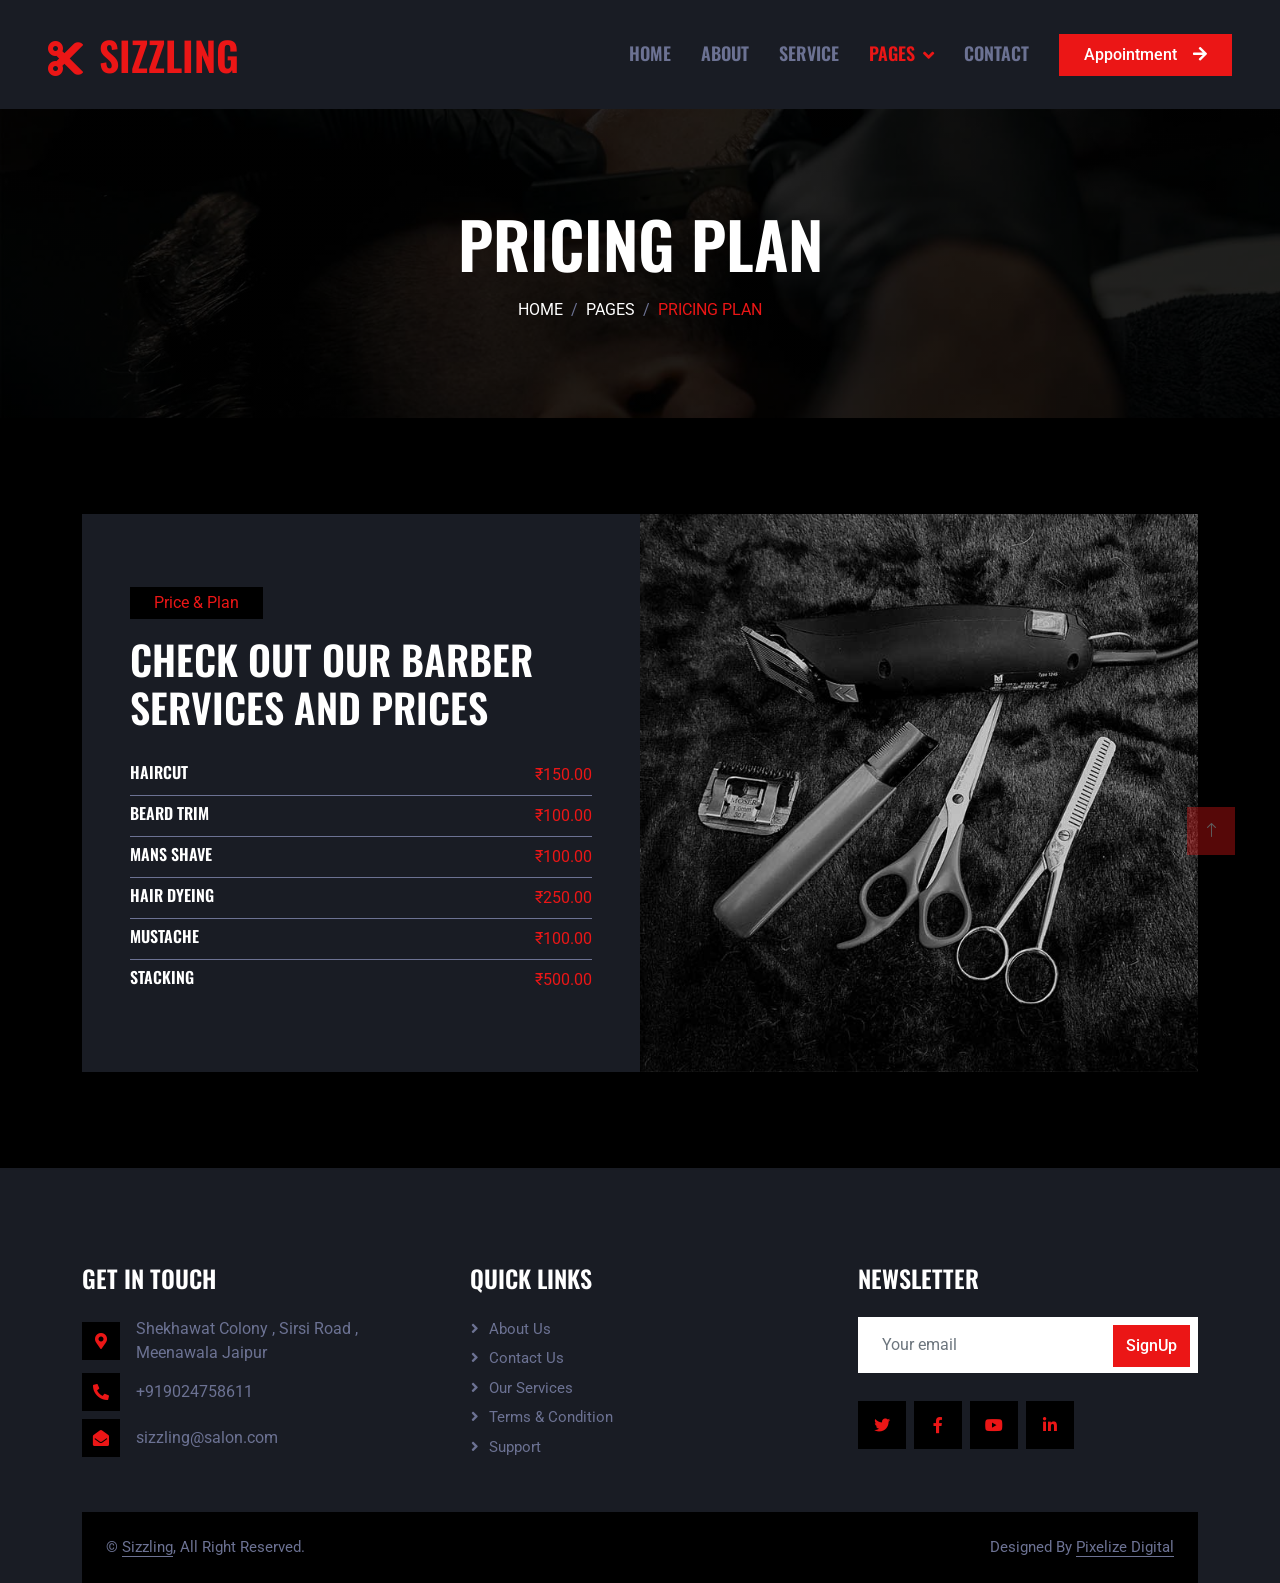
<file: price.html>
<!DOCTYPE html>
<html lang="en">

<head>
    <meta charset="utf-8">
    <title>Sizzling</title>
    <meta content="width=device-width, initial-scale=1.0" name="viewport">
    <meta content="" name="keywords">
    <meta content="" name="description">

    <!-- Favicon -->
    <link href="img/favicon.ico" rel="icon">

    <!-- Google Web Fonts -->
    <link rel="preconnect" href="https://fonts.googleapis.com">
    <link rel="preconnect" href="https://fonts.gstatic.com" crossorigin>
    <link href="https://fonts.googleapis.com/css2?family=Roboto:wght@400;500&family=Oswald:wght@600&display=swap" rel="stylesheet">

    <!-- Icon Font Stylesheet -->
    <link href="https://cdnjs.cloudflare.com/ajax/libs/font-awesome/5.10.0/css/all.min.css" rel="stylesheet">
    <link href="https://cdn.jsdelivr.net/npm/bootstrap-icons@1.4.1/font/bootstrap-icons.css" rel="stylesheet">

    <!-- Libraries Stylesheet -->
    <link href="lib/animate/animate.min.css" rel="stylesheet">
    <link href="lib/owlcarousel/assets/owl.carousel.min.css" rel="stylesheet">

    <!-- Customized Bootstrap Stylesheet -->
    <link href="css/bootstrap.min.css" rel="stylesheet">

    <!--  Stylesheet -->
    <link href="css/style.css" rel="stylesheet">
</head>

<body>
    <!-- Spinner Start -->
    <div id="spinner" class="show bg-dark position-fixed translate-middle w-100 vh-100 top-50 start-50 d-flex align-items-center justify-content-center">
        <div class="spinner-grow text-primary" style="width: 3rem; height: 3rem;" role="status">
            <span class="sr-only">Loading...</span>
        </div>
    </div>
    <!-- Spinner End -->


    <!-- Navbar Start -->
    <nav class="navbar navbar-expand-lg bg-secondary navbar-dark sticky-top py-lg-0 px-lg-5 wow fadeIn" data-wow-delay="0.1s">
        <a href="index.html" class="navbar-brand ms-4 ms-lg-0">
            <h1 class="mb-0 text-primary text-uppercase"><i class="fa fa-cut me-3"></i>Sizzling</h1>
        </a>
        <button type="button" class="navbar-toggler me-4" data-bs-toggle="collapse" data-bs-target="#navbarCollapse">
            <span class="navbar-toggler-icon"></span>
        </button>
        <div class="collapse navbar-collapse" id="navbarCollapse">
            <div class="navbar-nav ms-auto p-4 p-lg-0">
                <a href="index.html" class="nav-item nav-link">Home</a>
                <a href="about.html" class="nav-item nav-link">About</a>
                <a href="service.html" class="nav-item nav-link">Service</a>
                <div class="nav-item dropdown">
                    <a href="#" class="nav-link dropdown-toggle active" data-bs-toggle="dropdown">Pages</a>
                    <div class="dropdown-menu m-0">
                        <a href="price.html" class="dropdown-item active">Pricing Plan</a>
                        <a href="team.html" class="dropdown-item">Our Barber</a>
                        <a href="open.html" class="dropdown-item">Working Hours</a>
                        <a href="testimonial.html" class="dropdown-item">Testimonial</a>
                        <a href="404.html" class="dropdown-item"></a>
                    </div>
                </div>
                <a href="contact.html" class="nav-item nav-link">Contact</a>
            </div>
            <a href="" class="btn btn-primary rounded-0 py-2 px-lg-4 d-none d-lg-block">Appointment<i class="fa fa-arrow-right ms-3"></i></a>
        </div>
    </nav>
    <!-- Navbar End -->


    <!-- Page Header Start -->
    <div class="container-fluid page-header py-5 mb-5 wow fadeIn" data-wow-delay="0.1s">
        <div class="container text-center py-5">
            <h1 class="display-3 text-white text-uppercase mb-3 animated slideInDown">Pricing Plan</h1>
            <nav aria-label="breadcrumb animated slideInDown">
                <ol class="breadcrumb justify-content-center text-uppercase mb-0">
                    <li class="breadcrumb-item"><a class="text-white" href="#">Home</a></li>
                    <li class="breadcrumb-item"><a class="text-white" href="#">Pages</a></li>
                    <li class="breadcrumb-item text-primary active" aria-current="page">Pricing Plan</li>
                </ol>
            </nav>
        </div>
    </div>
    <!-- Page Header End -->


    <!-- Price Start -->
    <div class="container-xxl py-5">
        <div class="container">
            <div class="row g-0">
                <div class="col-lg-6 wow fadeIn" data-wow-delay="0.1s">
                    <div class="bg-secondary h-100 d-flex flex-column justify-content-center p-5">
                        <p class="d-inline-flex bg-dark text-primary py-1 px-4 me-auto">Price & Plan</p>
                        <h1 class="text-uppercase mb-4">Check Out Our Barber Services And Prices</h1>
                        <div>
                            <div class="d-flex justify-content-between border-bottom py-2">
                                <h6 class="text-uppercase mb-0">Haircut</h6>
                                <span class="text-uppercase text-primary">₹150.00</span>
                            </div>
                            <div class="d-flex justify-content-between border-bottom py-2">
                                <h6 class="text-uppercase mb-0">Beard Trim</h6>
                                <span class="text-uppercase text-primary">₹100.00</span>
                            </div>
                            <div class="d-flex justify-content-between border-bottom py-2">
                                <h6 class="text-uppercase mb-0">Mans Shave</h6>
                                <span class="text-uppercase text-primary">₹100.00</span>
                            </div>
                            <div class="d-flex justify-content-between border-bottom py-2">
                                <h6 class="text-uppercase mb-0">Hair Dyeing</h6>
                                <span class="text-uppercase text-primary">₹250.00</span>
                            </div>
                            <div class="d-flex justify-content-between border-bottom py-2">
                                <h6 class="text-uppercase mb-0">Mustache</h6>
                                <span class="text-uppercase text-primary">₹100.00</span>
                            </div>
                            <div class="d-flex justify-content-between py-2">
                                <h6 class="text-uppercase mb-0">Stacking</h6>
                                <span class="text-uppercase text-primary">₹500.00</span>
                            </div>
                        </div>
                    </div>
                </div>
                <div class="col-lg-6 wow fadeIn" data-wow-delay="0.5s">
                    <div class="h-100">
                        <img class="img-fluid h-100" src="img/price.jpg" alt="">
                    </div>
                </div>
            </div>
        </div>
    </div>
    <!-- Price End -->


    <!-- Footer Start -->
    <div class="container-fluid bg-secondary text-light footer mt-5 pt-5 wow fadeIn" data-wow-delay="0.1s">
        <div class="container py-5">
            <div class="row g-5">
                <div class="col-lg-4 col-md-6">
                    <h4 class="text-uppercase mb-4">Get In Touch</h4>
                    <div class="d-flex align-items-center mb-2">
                        <div class="btn-square bg-dark flex-shrink-0 me-3">
                            <span class="fa fa-map-marker-alt text-primary"></span>
                        </div>
                        <span>Shekhawat Colony , Sirsi Road , Meenawala Jaipur</span>
                    </div>
                    <div class="d-flex align-items-center mb-2">
                        <div class="btn-square bg-dark flex-shrink-0 me-3">
                            <span class="fa fa-phone-alt text-primary"></span>
                        </div>
                        <span>+919024758611</span>
                    </div>
                    <div class="d-flex align-items-center">
                        <div class="btn-square bg-dark flex-shrink-0 me-3">
                            <span class="fa fa-envelope-open text-primary"></span>
                        </div>
                        <span>sizzling@salon.com</span>
                    </div>
                </div>
                <div class="col-lg-4 col-md-6">
                    <h4 class="text-uppercase mb-4">Quick Links</h4>
                    <a class="btn btn-link" href="">About Us</a>
                    <a class="btn btn-link" href="">Contact Us</a>
                    <a class="btn btn-link" href="">Our Services</a>
                    <a class="btn btn-link" href="">Terms & Condition</a>
                    <a class="btn btn-link" href="">Support</a>
                </div>
                <div class="col-lg-4 col-md-6">
                    <h4 class="text-uppercase mb-4">Newsletter</h4>
                    <div class="position-relative mb-4">
                        <input class="form-control border-0 w-100 py-3 ps-4 pe-5" type="text" placeholder="Your email">
                        <button type="button" class="btn btn-primary py-2 position-absolute top-0 end-0 mt-2 me-2">SignUp</button>
                    </div>
                    <div class="d-flex pt-1 m-n1">
                        <a class="btn btn-lg-square btn-dark text-primary m-1" href=""><i class="fab fa-twitter"></i></a>
                        <a class="btn btn-lg-square btn-dark text-primary m-1" href=""><i class="fab fa-facebook-f"></i></a>
                        <a class="btn btn-lg-square btn-dark text-primary m-1" href=""><i class="fab fa-youtube"></i></a>
                        <a class="btn btn-lg-square btn-dark text-primary m-1" href=""><i class="fab fa-linkedin-in"></i></a>
                    </div>
                </div>
            </div>
        </div>
        <div class="container">
            <div class="copyright">
                <div class="row">
                    <div class="col-md-6 text-center text-md-start mb-3 mb-md-0">
                        &copy; <a class="border-bottom" href="#">Sizzling</a>, All Right Reserved.
                    </div>
                    <div class="col-md-6 text-center text-md-end">
                        <!--/*** This template is free as long as you keep the footer author’s credit link/attribution link/backlink. If you'd like to use the template without the footer author’s credit link/attribution link/backlink, you can purchase the Credit Removal License from "https://htmlcodex.com/credit-removal". Thank you for your support. ***/-->
                        Designed By <a class="border-bottom" href="https://htmlcodex.com">Pixelize Digital</a>
                    </div>
                </div>
            </div>
        </div>
    </div>
    <!-- Footer End -->


    <!-- Back to Top -->
    <a href="#" class="btn btn-primary btn-lg-square back-to-top"><i class="bi bi-arrow-up"></i></a>


    <!-- JavaScript Libraries -->
    <script src="https://code.jquery.com/jquery-3.4.1.min.js"></script>
    <script src="https://cdn.jsdelivr.net/npm/bootstrap@5.0.0/dist/js/bootstrap.bundle.min.js"></script>
    <script src="lib/wow/wow.min.js"></script>
    <script src="lib/easing/easing.min.js"></script>
    <script src="lib/waypoints/waypoints.min.js"></script>
    <script src="lib/owlcarousel/owl.carousel.min.js"></script>

    <!-- Javascript -->
    <script src="js/main.js"></script>
</body>

</html>
</file>
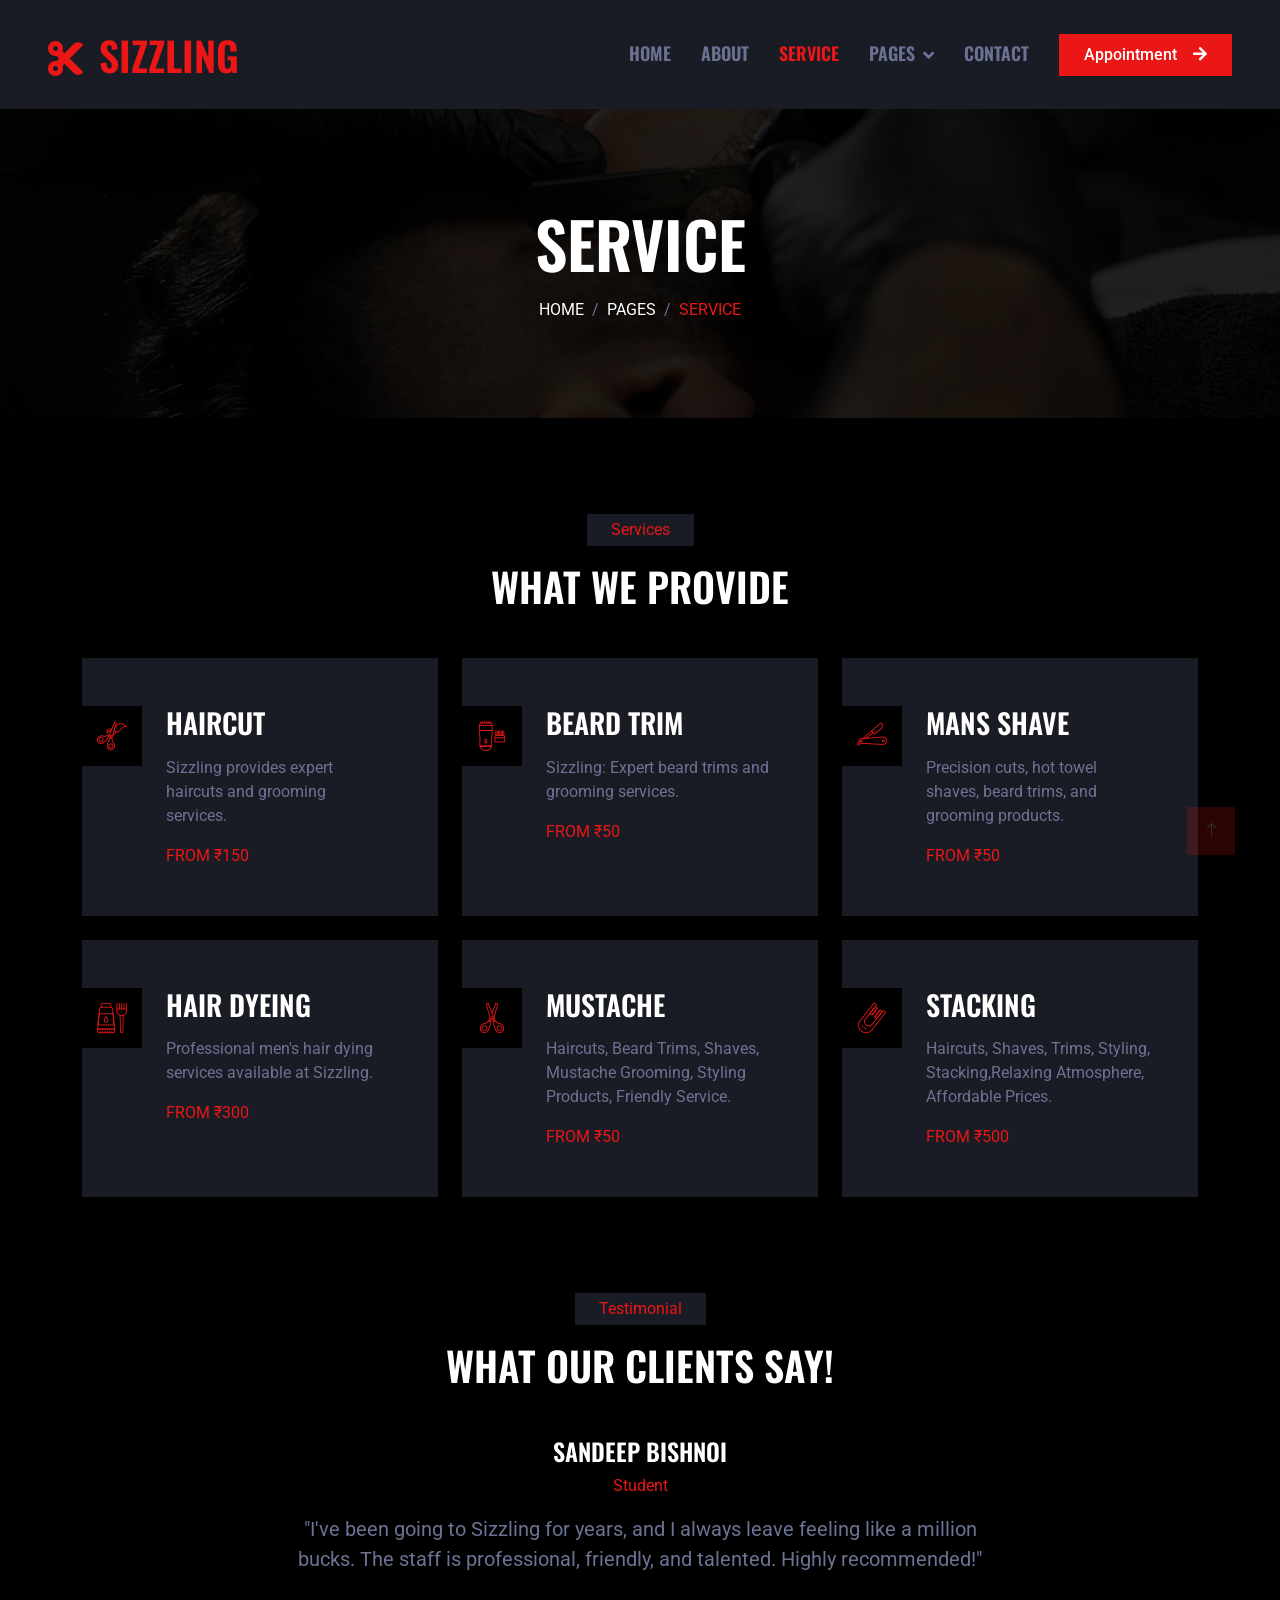
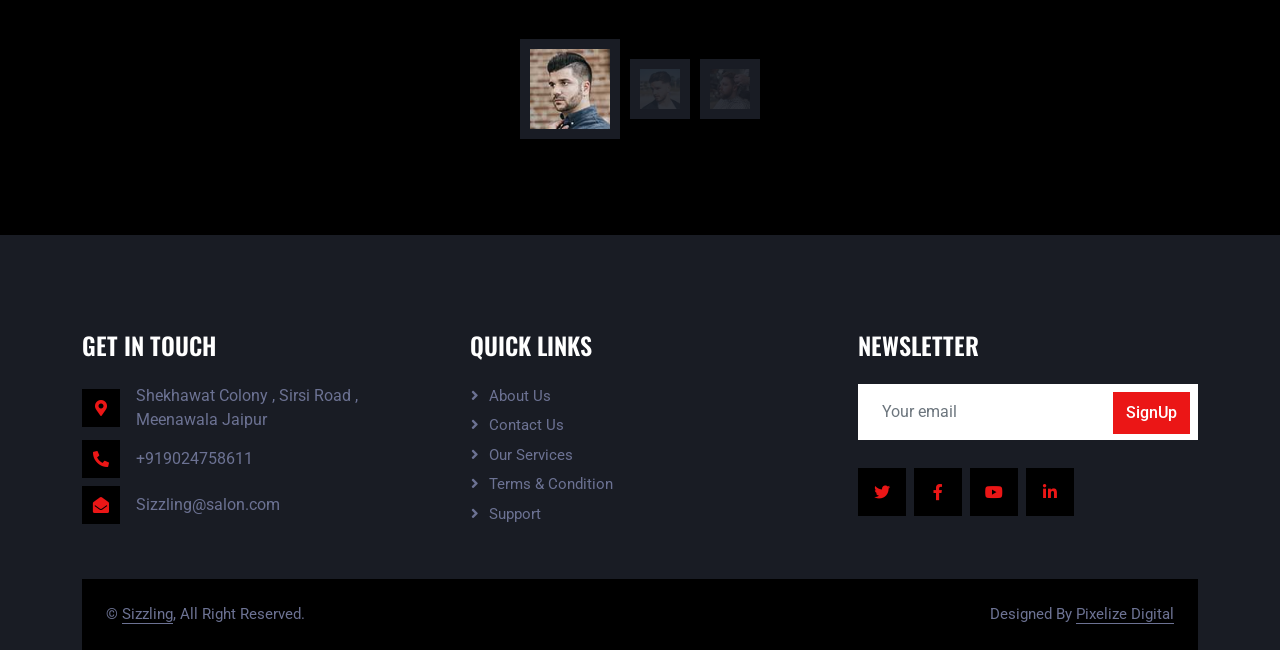
<file: service.html>
<!DOCTYPE html>
<html lang="en">

<head>
    <meta charset="utf-8">
    <title>Sizzling</title>
    <meta content="width=device-width, initial-scale=1.0" name="viewport">
    <meta content="" name="keywords">
    <meta content="" name="description">

    <!-- Favicon -->
    <link href="img/favicon.ico" rel="icon">

    <!-- Google Web Fonts -->
    <link rel="preconnect" href="https://fonts.googleapis.com">
    <link rel="preconnect" href="https://fonts.gstatic.com" crossorigin>
    <link href="https://fonts.googleapis.com/css2?family=Roboto:wght@400;500&family=Oswald:wght@600&display=swap" rel="stylesheet">

    <!-- Icon Font Stylesheet -->
    <link href="https://cdnjs.cloudflare.com/ajax/libs/font-awesome/5.10.0/css/all.min.css" rel="stylesheet">
    <link href="https://cdn.jsdelivr.net/npm/bootstrap-icons@1.4.1/font/bootstrap-icons.css" rel="stylesheet">

    <!-- Libraries Stylesheet -->
    <link href="lib/animate/animate.min.css" rel="stylesheet">
    <link href="lib/owlcarousel/assets/owl.carousel.min.css" rel="stylesheet">

    <!-- Customized Bootstrap Stylesheet -->
    <link href="css/bootstrap.min.css" rel="stylesheet">

    <!-- Template Stylesheet -->
    <link href="css/style.css" rel="stylesheet">
</head>

<body>
    <!-- Spinner Start -->
    <div id="spinner" class="show bg-dark position-fixed translate-middle w-100 vh-100 top-50 start-50 d-flex align-items-center justify-content-center">
        <div class="spinner-grow text-primary" style="width: 3rem; height: 3rem;" role="status">
            <span class="sr-only">Loading...</span>
        </div>
    </div>
    <!-- Spinner End -->


    <!-- Navbar Start -->
    <nav class="navbar navbar-expand-lg bg-secondary navbar-dark sticky-top py-lg-0 px-lg-5 wow fadeIn" data-wow-delay="0.1s">
        <a href="index.html" class="navbar-brand ms-4 ms-lg-0">
            <h1 class="mb-0 text-primary text-uppercase"><i class="fa fa-cut me-3"></i>Sizzling</h1>
        </a>
        <button type="button" class="navbar-toggler me-4" data-bs-toggle="collapse" data-bs-target="#navbarCollapse">
            <span class="navbar-toggler-icon"></span>
        </button>
        <div class="collapse navbar-collapse" id="navbarCollapse">
            <div class="navbar-nav ms-auto p-4 p-lg-0">
                <a href="index.html" class="nav-item nav-link">Home</a>
                <a href="about.html" class="nav-item nav-link">About</a>
                <a href="service.html" class="nav-item nav-link active">Service</a>
                <div class="nav-item dropdown">
                    <a href="#" class="nav-link dropdown-toggle" data-bs-toggle="dropdown">Pages</a>
                    <div class="dropdown-menu m-0">
                        <a href="price.html" class="dropdown-item">Pricing Plan</a>
                        <a href="team.html" class="dropdown-item">Our Barber</a>
                        <a href="open.html" class="dropdown-item">Working Hours</a>
                        <a href="testimonial.html" class="dropdown-item">Testimonial</a>
                        <a href="404.html" class="dropdown-item">404 Page</a>
                    </div>
                </div>
                <a href="contact.html" class="nav-item nav-link">Contact</a>
            </div>
            <a href="" class="btn btn-primary rounded-0 py-2 px-lg-4 d-none d-lg-block">Appointment<i class="fa fa-arrow-right ms-3"></i></a>
        </div>
    </nav>
    <!-- Navbar End -->


    <!-- Page Header Start -->
    <div class="container-fluid page-header py-5 mb-5 wow fadeIn" data-wow-delay="0.1s">
        <div class="container text-center py-5">
            <h1 class="display-3 text-white text-uppercase mb-3 animated slideInDown">Service</h1>
            <nav aria-label="breadcrumb animated slideInDown">
                <ol class="breadcrumb justify-content-center text-uppercase mb-0">
                    <li class="breadcrumb-item"><a class="text-white" href="#">Home</a></li>
                    <li class="breadcrumb-item"><a class="text-white" href="#">Pages</a></li>
                    <li class="breadcrumb-item text-primary active" aria-current="page">Service</li>
                </ol>
            </nav>
        </div>
    </div>
    <!-- Page Header End -->


   <!-- Service Start -->
   <div class="container-xxl py-5">
    <div class="container">
        <div class="text-center mx-auto mb-5 wow fadeInUp" data-wow-delay="0.1s" style="max-width: 600px;">
            <p class="d-inline-block bg-secondary text-primary py-1 px-4">Services</p>
            <h1 class="text-uppercase">What We Provide</h1>
        </div>
        <div class="row g-4">
            <div class="col-lg-4 col-md-6 wow fadeInUp" data-wow-delay="0.1s">
                <div class="service-item position-relative overflow-hidden bg-secondary d-flex h-100 p-5 ps-0">
                    <div class="bg-dark d-flex flex-shrink-0 align-items-center justify-content-center" style="width: 60px; height: 60px;">
                        <img class="img-fluid" src="img/haircut.png" alt="">
                    </div>
                    <div class="ps-4">
                        <h3 class="text-uppercase mb-3">Haircut</h3>
                        <p>Sizzling provides expert haircuts and grooming services.</p>
                        <span class="text-uppercase text-primary">From ₹150</span>
                    </div>
                    <a class="btn btn-square" href=""><i class="fa fa-plus text-primary"></i></a>
                </div>
            </div>
            <div class="col-lg-4 col-md-6 wow fadeInUp" data-wow-delay="0.3s">
                <div class="service-item position-relative overflow-hidden bg-secondary d-flex h-100 p-5 ps-0">
                    <div class="bg-dark d-flex flex-shrink-0 align-items-center justify-content-center" style="width: 60px; height: 60px;">
                        <img class="img-fluid" src="img/beard-trim.png" alt="">
                    </div>
                    <div class="ps-4">
                        <h3 class="text-uppercase mb-3">Beard Trim</h3>
                        <p>Sizzling: Expert beard trims and grooming services.</p>
                        <span class="text-uppercase text-primary">From ₹50</span>
                    </div>
                    <a class="btn btn-square" href=""><i class="fa fa-plus text-primary"></i></a>
                </div>
            </div>
            <div class="col-lg-4 col-md-6 wow fadeInUp" data-wow-delay="0.5s">
                <div class="service-item position-relative overflow-hidden bg-secondary d-flex h-100 p-5 ps-0">
                    <div class="bg-dark d-flex flex-shrink-0 align-items-center justify-content-center" style="width: 60px; height: 60px;">
                        <img class="img-fluid" src="img/mans-shave.png" alt="">
                    </div>
                    <div class="ps-4">
                        <h3 class="text-uppercase mb-3">Mans Shave</h3>
                        <p>Precision cuts, hot towel shaves, beard trims, and grooming products.</p>
                        <span class="text-uppercase text-primary">From ₹50</span>
                    </div>
                    <a class="btn btn-square" href=""><i class="fa fa-plus text-primary"></i></a>
                </div>
            </div>
            <div class="col-lg-4 col-md-6 wow fadeInUp" data-wow-delay="0.1s">
                <div class="service-item position-relative overflow-hidden bg-secondary d-flex h-100 p-5 ps-0">
                    <div class="bg-dark d-flex flex-shrink-0 align-items-center justify-content-center" style="width: 60px; height: 60px;">
                        <img class="img-fluid" src="img/hair-dyeing.png" alt="">
                    </div>
                    <div class="ps-4">
                        <h3 class="text-uppercase mb-3">Hair Dyeing</h3>
                        <p>Professional men's hair dying services available at Sizzling.</p>
                        <span class="text-uppercase text-primary">From ₹300</span>
                    </div>
                    <a class="btn btn-square" href=""><i class="fa fa-plus text-primary"></i></a>
                </div>
            </div>
            <div class="col-lg-4 col-md-6 wow fadeInUp" data-wow-delay="0.3s">
                <div class="service-item position-relative overflow-hidden bg-secondary d-flex h-100 p-5 ps-0">
                    <div class="bg-dark d-flex flex-shrink-0 align-items-center justify-content-center" style="width: 60px; height: 60px;">
                        <img class="img-fluid" src="img/mustache.png" alt="">
                    </div>
                    <div class="ps-4">
                        <h3 class="text-uppercase mb-3">Mustache</h3>
                        <p>Haircuts, Beard Trims, Shaves, Mustache Grooming, Styling Products, Friendly Service.</p>
                        <span class="text-uppercase text-primary">From ₹50</span>
                    </div>
                    <a class="btn btn-square" href=""><i class="fa fa-plus text-primary"></i></a>
                </div>
            </div>
            <div class="col-lg-4 col-md-6 wow fadeInUp" data-wow-delay="0.5s">
                <div class="service-item position-relative overflow-hidden bg-secondary d-flex h-100 p-5 ps-0">
                    <div class="bg-dark d-flex flex-shrink-0 align-items-center justify-content-center" style="width: 60px; height: 60px;">
                        <img class="img-fluid" src="img/stacking.png" alt="">
                    </div>
                    <div class="ps-4">
                        <h3 class="text-uppercase mb-3">Stacking</h3>
                        <p>Haircuts, Shaves, Trims, Styling, Stacking,Relaxing Atmosphere, Affordable Prices.</p>
                        <span class="text-uppercase text-primary">From ₹500</span>
                    </div>
                    <a class="btn btn-square" href=""><i class="fa fa-plus text-primary"></i></a>
                </div>
            </div>
        </div>
    </div>
</div>
<!-- Service End -->


    <!-- Testimonial Start -->
    <div class="container-xxl py-5">
        <div class="container">
            <div class="text-center mx-auto mb-5 wow fadeInUp" data-wow-delay="0.1s" style="max-width: 600px;">
                <p class="d-inline-block bg-secondary text-primary py-1 px-4">Testimonial</p>
                <h1 class="text-uppercase">What Our Clients Say!</h1>
            </div>
            <div class="owl-carousel testimonial-carousel wow fadeInUp" data-wow-delay="0.1s">
                <div class="testimonial-item text-center" data-dot="<img class='img-fluid' src='img/testimonial-1.jpg' alt=''>">
                    <h4 class="text-uppercase">Sandeep Bishnoi</h4>
                    <p class="text-primary">Student</p>
                    <span class="fs-5">"I've been going to Sizzling for years, and I always leave feeling like a million bucks. The staff is professional, friendly, and talented. Highly recommended!"</span>
                </div>
                <div class="testimonial-item text-center" data-dot="<img class='img-fluid' src='img/testimonial-2.jpg' alt=''>">
                    <h4 class="text-uppercase">Mayank Paliwal</h4>
                    <p class="text-primary">Student</p>
                    <span class="fs-5">"As someone who is very particular about their hair, I can confidently say that Sizzling is the best in town. They take the time to understand your needs and deliver exceptional results every time."</span>
                </div>
                <div class="testimonial-item text-center" data-dot="<img class='img-fluid' src='img/testimonial-3.jpg' alt=''>">
                    <h4 class="text-uppercase">Aman Kumar</h4>
                    <p class="text-primary">Student</p>
                    <span class="fs-5">"If you're looking for a top-notch haircut, Sizzling is the place to go. The atmosphere is welcoming, the prices are reasonable, and the stylists are skilled and experienced. Don't hesitate to book an appointment!"</span>
                </div>
            </div>      
        </div>
    </div>
    <!-- Testimonial End -->

    <!-- Footer Start -->
    <div class="container-fluid bg-secondary text-light footer mt-5 pt-5 wow fadeIn" data-wow-delay="0.1s">
        <div class="container py-5">
            <div class="row g-5">
                <div class="col-lg-4 col-md-6">
                    <h4 class="text-uppercase mb-4">Get In Touch</h4>
                    <div class="d-flex align-items-center mb-2">
                        <div class="btn-square bg-dark flex-shrink-0 me-3">
                            <span class="fa fa-map-marker-alt text-primary"></span>
                        </div>
                        <span>Shekhawat Colony , Sirsi Road , Meenawala Jaipur</span>
                    </div>
                    <div class="d-flex align-items-center mb-2">
                        <div class="btn-square bg-dark flex-shrink-0 me-3">
                            <span class="fa fa-phone-alt text-primary"></span>
                        </div>
                        <span>+919024758611</span>
                    </div>
                    <div class="d-flex align-items-center">
                        <div class="btn-square bg-dark flex-shrink-0 me-3">
                            <span class="fa fa-envelope-open text-primary"></span>
                        </div>
                        <span>Sizzling@salon.com</span>
                    </div>
                </div>
                <div class="col-lg-4 col-md-6">
                    <h4 class="text-uppercase mb-4">Quick Links</h4>
                    <a class="btn btn-link" href="">About Us</a>
                    <a class="btn btn-link" href="">Contact Us</a>
                    <a class="btn btn-link" href="">Our Services</a>
                    <a class="btn btn-link" href="">Terms & Condition</a>
                    <a class="btn btn-link" href="">Support</a>
                </div>
                <div class="col-lg-4 col-md-6">
                    <h4 class="text-uppercase mb-4">Newsletter</h4>
                    <div class="position-relative mb-4">
                        <input class="form-control border-0 w-100 py-3 ps-4 pe-5" type="text" placeholder="Your email">
                        <button type="button" class="btn btn-primary py-2 position-absolute top-0 end-0 mt-2 me-2">SignUp</button>
                    </div>
                    <div class="d-flex pt-1 m-n1">
                        <a class="btn btn-lg-square btn-dark text-primary m-1" href=""><i class="fab fa-twitter"></i></a>
                        <a class="btn btn-lg-square btn-dark text-primary m-1" href=""><i class="fab fa-facebook-f"></i></a>
                        <a class="btn btn-lg-square btn-dark text-primary m-1" href=""><i class="fab fa-youtube"></i></a>
                        <a class="btn btn-lg-square btn-dark text-primary m-1" href=""><i class="fab fa-linkedin-in"></i></a>
                    </div>
                </div>
            </div>
        </div>
        <div class="container">
            <div class="copyright">
                <div class="row">
                    <div class="col-md-6 text-center text-md-start mb-3 mb-md-0">
                        &copy; <a class="border-bottom" href="#">Sizzling</a>, All Right Reserved.
                    </div>
                    <div class="col-md-6 text-center text-md-end">
                        <!--/*** This website is free as long as you keep the footer author’s credit link/attribution link/backlink. If you'd like to use the  without the footer author’s credit link/attribution link/backlink. Thank you for your support. ***/-->
                        Designed By <a class="border-bottom" href="">Pixelize Digital </a>
                    </div>
                </div>
            </div>
        </div>
    </div>
    <!-- Footer End -->


    <!-- Back to Top -->
    <a href="#" class="btn btn-primary btn-lg-square back-to-top"><i class="bi bi-arrow-up"></i></a>


    <!-- JavaScript Libraries -->
    <script src="https://code.jquery.com/jquery-3.4.1.min.js"></script>
    <script src="https://cdn.jsdelivr.net/npm/bootstrap@5.0.0/dist/js/bootstrap.bundle.min.js"></script>
    <script src="lib/wow/wow.min.js"></script>
    <script src="lib/easing/easing.min.js"></script>
    <script src="lib/waypoints/waypoints.min.js"></script>
    <script src="lib/owlcarousel/owl.carousel.min.js"></script>

    <!--  Javascript -->
    <script src="js/main.js"></script>
</body>

</html>
</file>
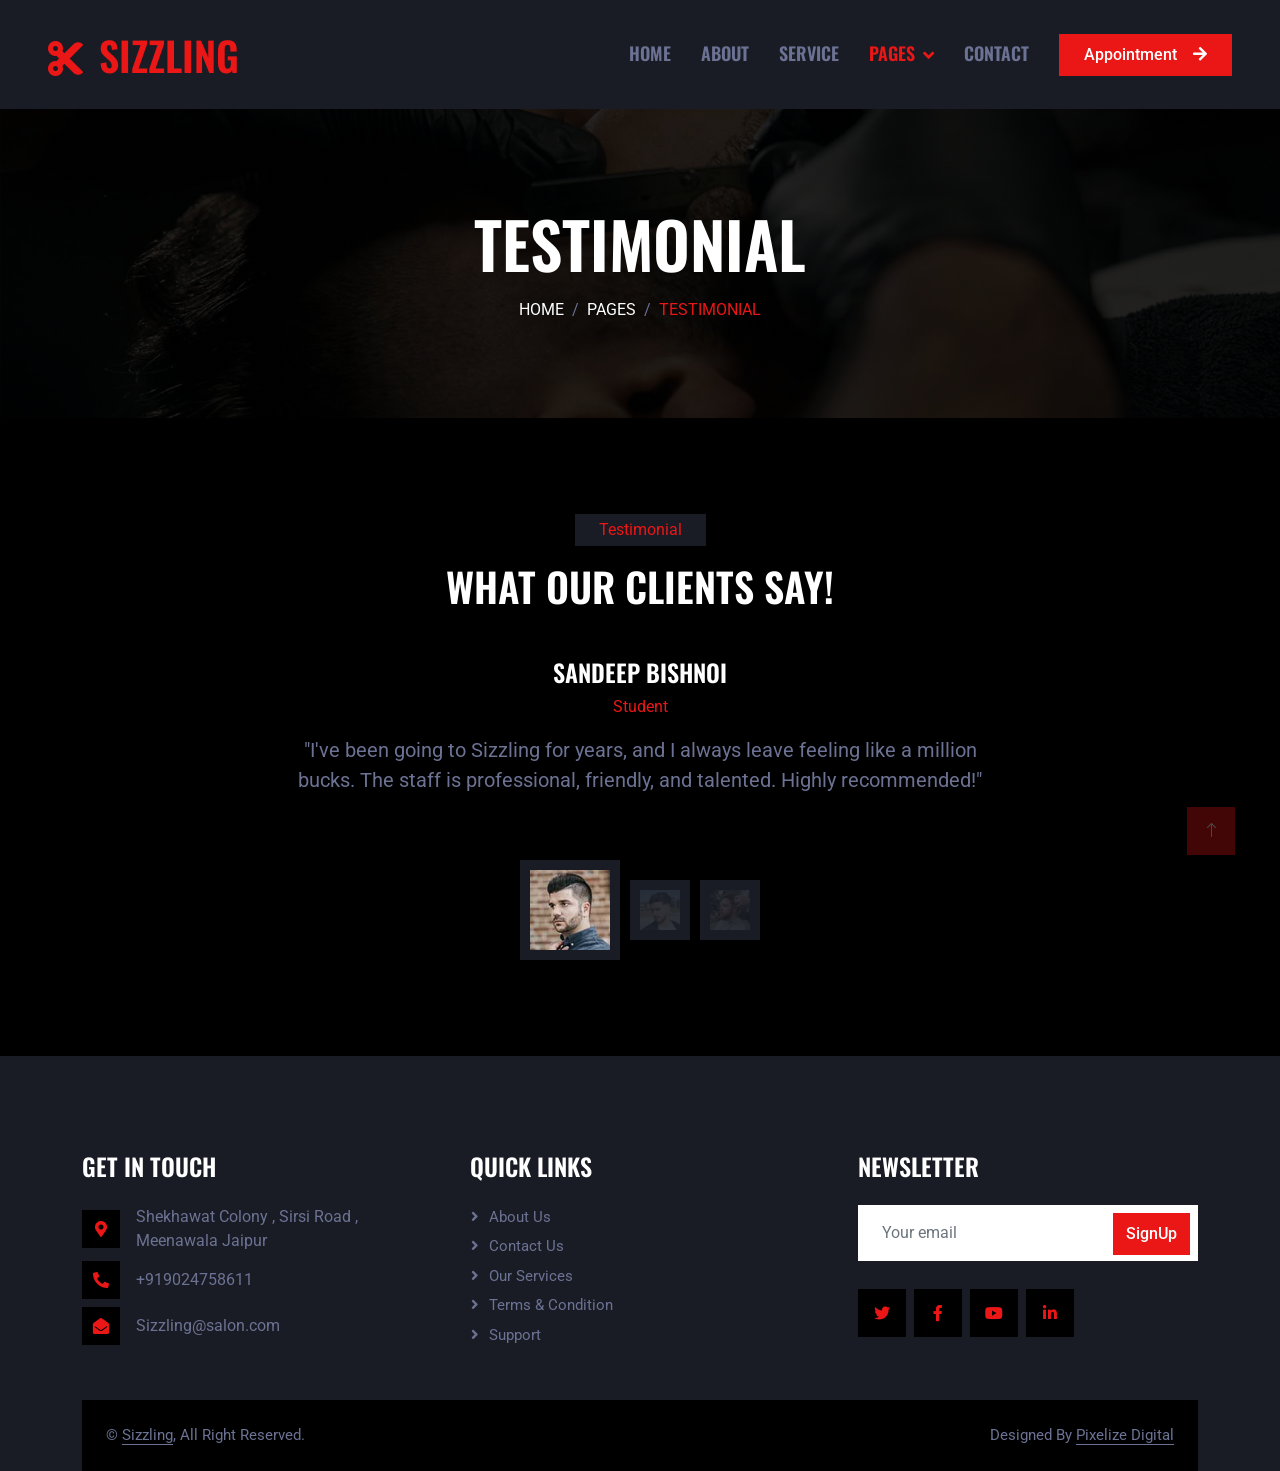
<file: testimonial.html>
<!DOCTYPE html>
<html lang="en">

<head>
    <meta charset="utf-8">
    <title>Sizzling</title>
    <meta content="width=device-width, initial-scale=1.0" name="viewport">
    <meta content="" name="keywords">
    <meta content="" name="description">

    <!-- Favicon -->
    <link href="img/favicon.ico" rel="icon">

    <!-- Google Web Fonts -->
    <link rel="preconnect" href="https://fonts.googleapis.com">
    <link rel="preconnect" href="https://fonts.gstatic.com" crossorigin>
    <link href="https://fonts.googleapis.com/css2?family=Roboto:wght@400;500&family=Oswald:wght@600&display=swap" rel="stylesheet">

    <!-- Icon Font Stylesheet -->
    <link href="https://cdnjs.cloudflare.com/ajax/libs/font-awesome/5.10.0/css/all.min.css" rel="stylesheet">
    <link href="https://cdn.jsdelivr.net/npm/bootstrap-icons@1.4.1/font/bootstrap-icons.css" rel="stylesheet">

    <!-- Libraries Stylesheet -->
    <link href="lib/animate/animate.min.css" rel="stylesheet">
    <link href="lib/owlcarousel/assets/owl.carousel.min.css" rel="stylesheet">

    <!-- Customized Bootstrap Stylesheet -->
    <link href="css/bootstrap.min.css" rel="stylesheet">

    <!-- Stylesheet -->
    <link href="css/style.css" rel="stylesheet">
</head>

<body>
    <!-- Spinner Start -->
    <div id="spinner" class="show bg-dark position-fixed translate-middle w-100 vh-100 top-50 start-50 d-flex align-items-center justify-content-center">
        <div class="spinner-grow text-primary" style="width: 3rem; height: 3rem;" role="status">
            <span class="sr-only">Loading...</span>
        </div>
    </div>
    <!-- Spinner End -->


    <!-- Navbar Start -->
    <nav class="navbar navbar-expand-lg bg-secondary navbar-dark sticky-top py-lg-0 px-lg-5 wow fadeIn" data-wow-delay="0.1s">
        <a href="index.html" class="navbar-brand ms-4 ms-lg-0">
            <h1 class="mb-0 text-primary text-uppercase"><i class="fa fa-cut me-3"></i>Sizzling</h1>
        </a>
        <button type="button" class="navbar-toggler me-4" data-bs-toggle="collapse" data-bs-target="#navbarCollapse">
            <span class="navbar-toggler-icon"></span>
        </button>
        <div class="collapse navbar-collapse" id="navbarCollapse">
            <div class="navbar-nav ms-auto p-4 p-lg-0">
                <a href="index.html" class="nav-item nav-link">Home</a>
                <a href="about.html" class="nav-item nav-link">About</a>
                <a href="service.html" class="nav-item nav-link">Service</a>
                <div class="nav-item dropdown">
                    <a href="#" class="nav-link dropdown-toggle active" data-bs-toggle="dropdown">Pages</a>
                    <div class="dropdown-menu m-0">
                        <a href="price.html" class="dropdown-item">Pricing Plan</a>
                        <a href="team.html" class="dropdown-item">Our Barber</a>
                        <a href="open.html" class="dropdown-item">Working Hours</a>
                        <a href="testimonial.html" class="dropdown-item active">Testimonial</a>
                        <a href="404.html" class="dropdown-item">404 Page</a>
                    </div>
                </div>
                <a href="contact.html" class="nav-item nav-link">Contact</a>
            </div>
            <a href="" class="btn btn-primary rounded-0 py-2 px-lg-4 d-none d-lg-block">Appointment<i class="fa fa-arrow-right ms-3"></i></a>
        </div>
    </nav>
    <!-- Navbar End -->


    <!-- Page Header Start -->
    <div class="container-fluid page-header py-5 mb-5 wow fadeIn" data-wow-delay="0.1s">
        <div class="container text-center py-5">
            <h1 class="display-3 text-white text-uppercase mb-3 animated slideInDown">Testimonial</h1>
            <nav aria-label="breadcrumb animated slideInDown">
                <ol class="breadcrumb justify-content-center text-uppercase mb-0">
                    <li class="breadcrumb-item"><a class="text-white" href="#">Home</a></li>
                    <li class="breadcrumb-item"><a class="text-white" href="#">Pages</a></li>
                    <li class="breadcrumb-item text-primary active" aria-current="page">Testimonial</li>
                </ol>
            </nav>
        </div>
    </div>
    <!-- Page Header End -->


    <!-- Testimonial Start -->
    <div class="container-xxl py-5">
        <div class="container">
            <div class="text-center mx-auto mb-5 wow fadeInUp" data-wow-delay="0.1s" style="max-width: 600px;">
                <p class="d-inline-block bg-secondary text-primary py-1 px-4">Testimonial</p>
                <h1 class="text-uppercase">What Our Clients Say!</h1>
            </div>
            <div class="owl-carousel testimonial-carousel wow fadeInUp" data-wow-delay="0.1s">
                <div class="testimonial-item text-center" data-dot="<img class='img-fluid' src='img/testimonial-1.jpg' alt=''>">
                    <h4 class="text-uppercase">Sandeep Bishnoi</h4>
                    <p class="text-primary">Student</p>
                    <span class="fs-5">"I've been going to Sizzling for years, and I always leave feeling like a million bucks. The staff is professional, friendly, and talented. Highly recommended!"</span>
                </div>
                <div class="testimonial-item text-center" data-dot="<img class='img-fluid' src='img/testimonial-2.jpg' alt=''>">
                    <h4 class="text-uppercase">Mayank Paliwal</h4>
                    <p class="text-primary">Student</p>
                    <span class="fs-5">"As someone who is very particular about their hair, I can confidently say that Sizzling is the best in town. They take the time to understand your needs and deliver exceptional results every time."</span>
                </div>
                <div class="testimonial-item text-center" data-dot="<img class='img-fluid' src='img/testimonial-3.jpg' alt=''>">
                    <h4 class="text-uppercase">Aman Kumar</h4>
                    <p class="text-primary">Student</p>
                    <span class="fs-5">"If you're looking for a top-notch haircut, Sizzling is the place to go. The atmosphere is welcoming, the prices are reasonable, and the stylists are skilled and experienced. Don't hesitate to book an appointment!"</span>
                </div>
            </div>      
        </div>
    </div>
    <!-- Testimonial End -->

    <!-- Footer Start -->
    <div class="container-fluid bg-secondary text-light footer mt-5 pt-5 wow fadeIn" data-wow-delay="0.1s">
        <div class="container py-5">
            <div class="row g-5">
                <div class="col-lg-4 col-md-6">
                    <h4 class="text-uppercase mb-4">Get In Touch</h4>
                    <div class="d-flex align-items-center mb-2">
                        <div class="btn-square bg-dark flex-shrink-0 me-3">
                            <span class="fa fa-map-marker-alt text-primary"></span>
                        </div>
                        <span>Shekhawat Colony , Sirsi Road , Meenawala Jaipur</span>
                    </div>
                    <div class="d-flex align-items-center mb-2">
                        <div class="btn-square bg-dark flex-shrink-0 me-3">
                            <span class="fa fa-phone-alt text-primary"></span>
                        </div>
                        <span>+919024758611</span>
                    </div>
                    <div class="d-flex align-items-center">
                        <div class="btn-square bg-dark flex-shrink-0 me-3">
                            <span class="fa fa-envelope-open text-primary"></span>
                        </div>
                        <span>Sizzling@salon.com</span>
                    </div>
                </div>
                <div class="col-lg-4 col-md-6">
                    <h4 class="text-uppercase mb-4">Quick Links</h4>
                    <a class="btn btn-link" href="">About Us</a>
                    <a class="btn btn-link" href="">Contact Us</a>
                    <a class="btn btn-link" href="">Our Services</a>
                    <a class="btn btn-link" href="">Terms & Condition</a>
                    <a class="btn btn-link" href="">Support</a>
                </div>
                <div class="col-lg-4 col-md-6">
                    <h4 class="text-uppercase mb-4">Newsletter</h4>
                    <div class="position-relative mb-4">
                        <input class="form-control border-0 w-100 py-3 ps-4 pe-5" type="text" placeholder="Your email">
                        <button type="button" class="btn btn-primary py-2 position-absolute top-0 end-0 mt-2 me-2">SignUp</button>
                    </div>
                    <div class="d-flex pt-1 m-n1">
                        <a class="btn btn-lg-square btn-dark text-primary m-1" href=""><i class="fab fa-twitter"></i></a>
                        <a class="btn btn-lg-square btn-dark text-primary m-1" href=""><i class="fab fa-facebook-f"></i></a>
                        <a class="btn btn-lg-square btn-dark text-primary m-1" href=""><i class="fab fa-youtube"></i></a>
                        <a class="btn btn-lg-square btn-dark text-primary m-1" href=""><i class="fab fa-linkedin-in"></i></a>
                    </div>
                </div>
            </div>
        </div>
        <div class="container">
            <div class="copyright">
                <div class="row">
                    <div class="col-md-6 text-center text-md-start mb-3 mb-md-0">
                        &copy; <a class="border-bottom" href="#">Sizzling</a>, All Right Reserved.
                    </div>
                    <div class="col-md-6 text-center text-md-end">
                        <!--/*** This website is free as long as you keep the footer author’s credit link/attribution link/backlink. If you'd like to use the  without the footer author’s credit link/attribution link/backlink. Thank you for your support. ***/-->
                        Designed By <a class="border-bottom" href="">Pixelize Digital </a>
                    </div>
                </div>
            </div>
        </div>
    </div>
    <!-- Footer End -->


    <!-- Back to Top -->
    <a href="#" class="btn btn-primary btn-lg-square back-to-top"><i class="bi bi-arrow-up"></i></a>


    <!-- JavaScript Libraries -->
    <script src="https://code.jquery.com/jquery-3.4.1.min.js"></script>
    <script src="https://cdn.jsdelivr.net/npm/bootstrap@5.0.0/dist/js/bootstrap.bundle.min.js"></script>
    <script src="lib/wow/wow.min.js"></script>
    <script src="lib/easing/easing.min.js"></script>
    <script src="lib/waypoints/waypoints.min.js"></script>
    <script src="lib/owlcarousel/owl.carousel.min.js"></script>

    <!--  Javascript -->
    <script src="js/main.js"></script>
</body>

</html>
</file>
<file: css/style.css>
/********** Sizzling CSS **********/
:root {
    --primary: #EB1616;
    --secondary: #191C24;
    --light: #6C7293;
    --dark: #000000;
}

.back-to-top {
    position: fixed;
    display: none;
    right: 45px;
    bottom: 45px;
    z-index: 99;
}


/*** Spinner ***/
#spinner {
    opacity: 0;
    visibility: hidden;
    transition: opacity .5s ease-out, visibility 0s linear .5s;
    z-index: 99999;
}

#spinner.show {
    transition: opacity .5s ease-out, visibility 0s linear 0s;
    visibility: visible;
    opacity: 1;
}


/*** Button ***/
.btn {
    font-weight: 500;
    transition: .5s;
}

.btn-square {
    width: 38px;
    height: 38px;
}

.btn-sm-square {
    width: 32px;
    height: 32px;
}

.btn-lg-square {
    width: 48px;
    height: 48px;
}

.btn-square,
.btn-sm-square,
.btn-lg-square {
    padding: 0;
    display: flex;
    align-items: center;
    justify-content: center;
    font-weight: normal;
}


/*** Navbar ***/
.navbar .dropdown-toggle::after {
    border: none;
    content: "\f107";
    font-family: "Font Awesome 5 Free";
    font-weight: 900;
    vertical-align: middle;
    margin-left: 8px;
}

.navbar .navbar-nav .nav-link {
    margin-right: 30px;
    padding: 40px 0;
    color: var(--light);
    font-family: 'Oswald', sans-serif;
    font-size: 18px;
    font-weight: 600;
    text-transform: uppercase;
    outline: none;
}

.navbar .navbar-nav .nav-link:hover,
.navbar .navbar-nav .nav-link.active {
    color: var(--primary);
}

.navbar.sticky-top {
    top: -100px;
    transition: .5s;
}

@media (max-width: 991.98px) {
    .navbar .navbar-nav .nav-link,
    .navbar.shadow-sm .navbar-nav .nav-link {
        margin-right: 0;
        padding: 10px 0;
    }

    .navbar .navbar-nav {
        margin-top: 8px;
        border-top: 1px solid var(--light);
    }
}

@media (min-width: 992px) {
    .navbar.shadow-sm .navbar-nav .nav-link {
        padding: 20px 0;
    }

    .navbar .nav-item .dropdown-menu {
        display: block;
        border: none;
        margin-top: 0;
        top: 150%;
        opacity: 0;
        visibility: hidden;
        transition: .5s;
    }

    .navbar .nav-item:hover .dropdown-menu {
        top: 100%;
        visibility: visible;
        transition: .5s;
        opacity: 1;
    }
}


/*** Header ***/
.carousel-caption {
    top: 0;
    left: 0;
    right: 0;
    bottom: 0;
    background: rgba(0, 0, 0, .85);
    z-index: 1;
}

.carousel-control-prev,
.carousel-control-next {
    width: 10%;
}

.carousel-control-prev-icon,
.carousel-control-next-icon {
    width: 3rem;
    height: 3rem;
}

@media (max-width: 768px) {
    #header-carousel .carousel-item {
        position: relative;
        min-height: 450px;
    }
    
    #header-carousel .carousel-item img {
        position: absolute;
        width: 100%;
        height: 100%;
        object-fit: cover;
    }
}

.page-header {
    background: linear-gradient(rgba(0, 0, 0, .85), rgba(0, 0, 0, .85)), url(../img/carousel-1.jpg) center center no-repeat;
    background-size: cover;
}

.breadcrumb-item + .breadcrumb-item::before {
    color: var(--light);
}


/*** Service ***/
.service-item .btn {
    position: absolute;
    right: -50px;
    bottom: -50px;
    width: 50px;
    height: 50px;
    color: var(--primary);
    background: var(--dark);
    opacity: 0;
}

.service-item:hover .btn {
    right: 0;
    bottom: 0;
    opacity: 1;
}


/*** Team ***/
.team-item .team-img::before,
.team-item .team-img::after {
    position: absolute;
    content: "";
    width: 0;
    height: 100%;
    top: 0;
    left: 0;
    background: rgba(0, 0, 0, .85);
    transition: .5s;
}

.team-item .team-img::after {
    left: auto;
    right: 0;
}

.team-item:hover .team-img::before,
.team-item:hover .team-img::after {
    width: 50%;
}

.team-item .team-img .team-social {
    position: absolute;
    width: 100%;
    height: 100%;
    top: 0;
    left: 0;
    display: flex;
    align-items: center;
    justify-content: center;
    transition: .5s;
    z-index: 3;
    opacity: 0;
}

.team-item:hover .team-img .team-social {
    transition-delay: .3s;
    opacity: 1;
}

.team-item .team-social .btn {
    display: inline-flex;
    margin: 0 3px;
    color: var(--primary);
    background: var(--dark);
}

.team-item .team-social .btn:hover {
    color: #FFFFFF;
    background: var(--primary);
}


/*** Testimonial ***/
.testimonial-carousel {
    max-width: 700px;
    margin: 0 auto;
}

.testimonial-carousel .owl-dots {
    margin-top: 35px;
    height: 100px;
    display: flex;
    align-items: center;
    justify-content: center;
}

.testimonial-carousel .owl-dots .owl-dot {
    width: 60px;
    height: 60px;
    margin: 0 5px;
    padding: 10px;
    background: var(--secondary);
    transition: .5s;
}

.testimonial-carousel .owl-dots .owl-dot.active {
    width: 100px;
    height: 100px;
}

.testimonial-carousel .owl-dots .owl-dot img {
    opacity: .1;
    transition: .5s;
}

.testimonial-carousel .owl-dots .owl-dot.active img {
    opacity: 1;
}


/*** Footer ***/
.footer .btn.btn-link {
    display: block;
    margin-bottom: 5px;
    padding: 0;
    text-align: left;
    color: var(--light);
    font-size: 15px;
    font-weight: normal;
    text-transform: capitalize;
    transition: .3s;
}

.footer .btn.btn-link::before {
    position: relative;
    content: "\f105";
    font-family: "Font Awesome 5 Free";
    font-weight: 900;
    margin-right: 10px;
}

.footer .btn.btn-link:hover {
    color: var(--primary);
    letter-spacing: 1px;
    box-shadow: none;
}

.footer .copyright {
    padding: 1.5rem;
    font-size: 15px;
    background: var(--dark);
}

.footer .copyright a {
    color: var(--light);
}

.footer .copyright a:hover {
    color: var(--primary);
}
</file>
